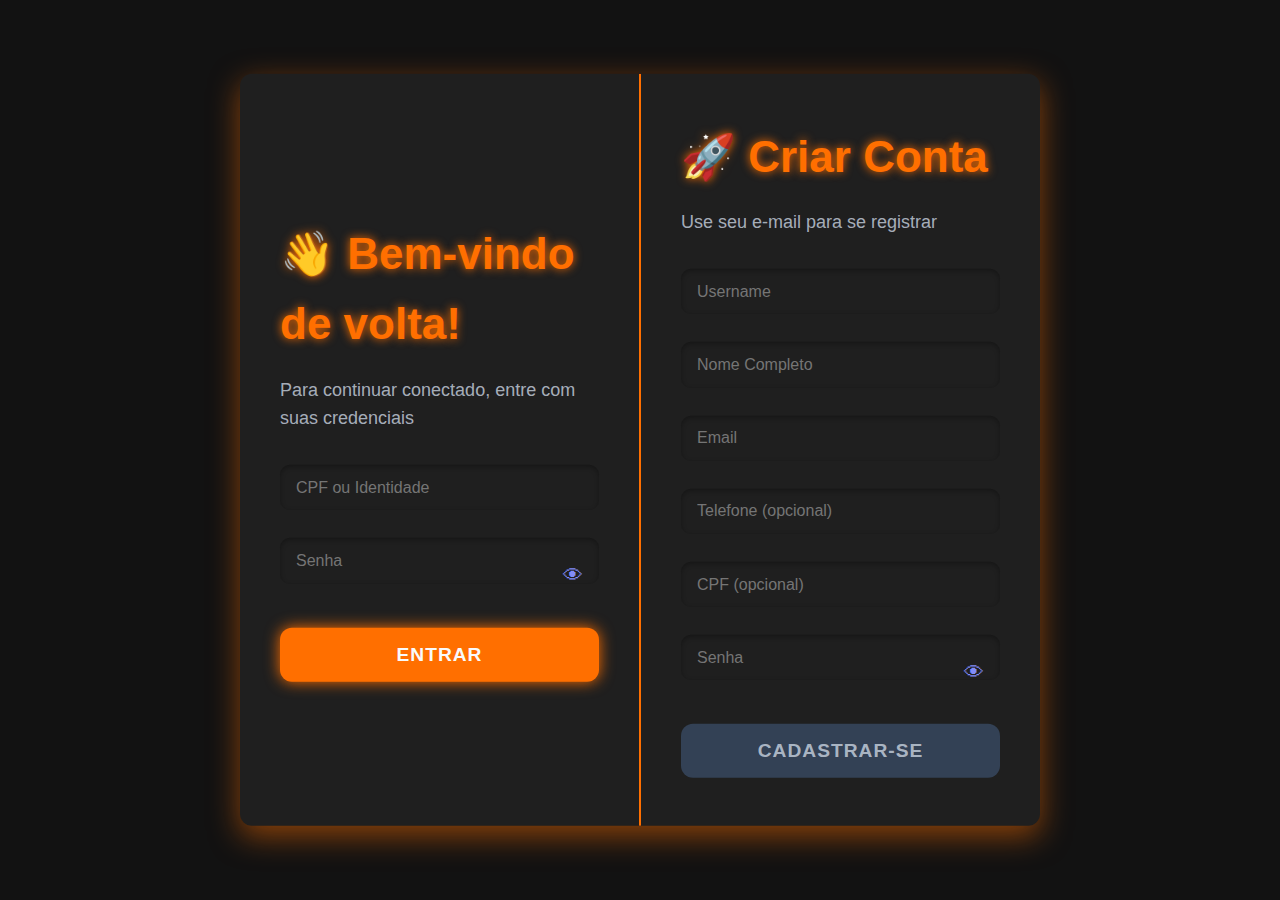
<file: index.html>
<!DOCTYPE html>
<html lang="pt-BR">
<head>
  <meta charset="UTF-8" />
  <meta name="viewport" content="width=device-width, initial-scale=1" />
  <link rel="icon" type="image/png" href="./images/logo_trial.png" />
  <title>Login | Performance Motorizada</title>
  <link rel="stylesheet" href="./style.css" />
</head>
<body>
  <main class="login-wrapper" role="main">
    <section class="login-left" aria-labelledby="login-title">
      <h1 id="login-title">👋 Bem-vindo de volta!</h1>
      <p>Para continuar conectado, entre com suas credenciais</p>
      <form onsubmit="login(event)" class="form-login" aria-label="Formulário de login">
        <label for="usuario" class="sr-only">Username (Usuario)</label>
        <input type="text" id="usuario" placeholder="CPF ou Identidade" required autocomplete="username" />
        <div class="senha-box">
          <label for="senha" class="sr-only">Senha</label>
          <input type="password" id="senha" placeholder="Senha" required autocomplete="current-password" />
          <span class="toggle-senha" onclick="toggleSenha('senha')" aria-label="Mostrar senha" role="button" tabindex="0">👁</span>
        </div>
        <button type="submit" class="login-btn">Entrar</button>
      </form>
    </section>
    <section class="login-right" aria-labelledby="register-title">
      <h1 id="register-title">🚀 Criar Conta</h1>
      <p>Use seu e-mail para se registrar</p>
      <form onsubmit="cadastrarAPI(event)" class="form-cadastro" aria-label="Formulário de cadastro">
        <label for="novoUsername" class="sr-only">Username</label>
        <input type="text" id="novoUsername" placeholder="Username" required autocomplete="username" />
        <label for="novoNomeCompleto" class="sr-only">Nome Completo</label>
        <input type="text" id="novoNomeCompleto" placeholder="Nome Completo" required autocomplete="name" />
        <label for="novoEmail" class="sr-only">Email</label>
        <input type="email" id="novoEmail" placeholder="Email" required autocomplete="email" />
        <label for="novoTelefone" class="sr-only">Telefone (opcional)</label>
        <input type="tel" id="novoTelefone" placeholder="Telefone (opcional)" autocomplete="tel" />
        <label for="novoCPF" class="sr-only">CPF (opcional)</label>
        <input type="text" id="novoCPF" placeholder="CPF (opcional)" oninput="formatarCPF(this)" autocomplete="off" />
        <div class="senha-box">
          <label for="novaSenha" class="sr-only">Senha</label>
          <input type="password" id="novaSenha" placeholder="Senha" required autocomplete="new-password" />
          <span class="toggle-senha" onclick="toggleSenha('novaSenha')" aria-label="Mostrar senha" role="button" tabindex="0">👁</span>
        </div>
        <button type="submit" class="register-btn">Cadastrar-se</button>
      </form>
    </section>
  </main>
  <script src="./script.js"></script>
  <script src="./init.js"></script>
</body>
</html>
</file>
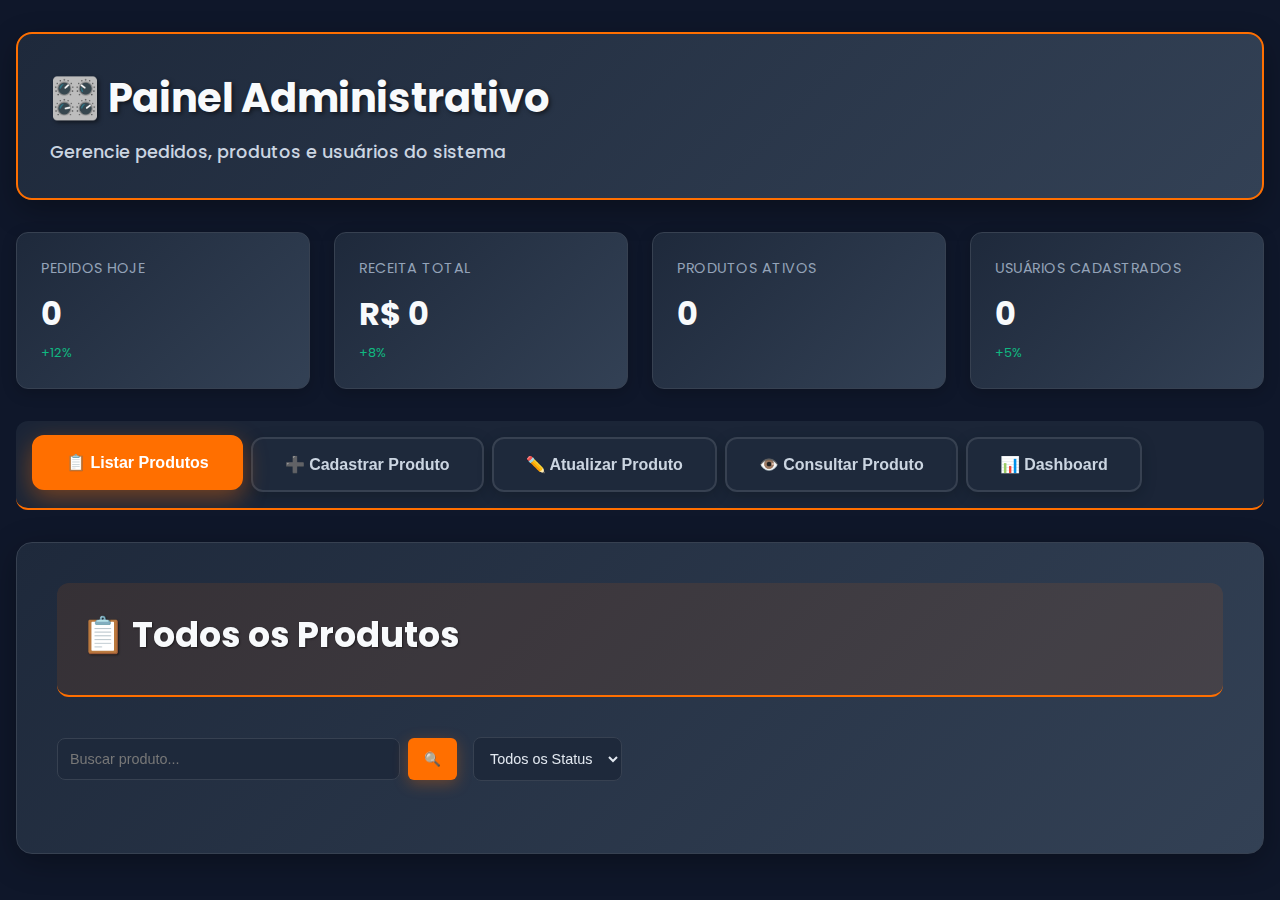
<file: admin.html>
<!DOCTYPE html>
<html lang="pt-BR">
<head>
  <meta charset="UTF-8" />
  <meta name="viewport" content="width=device-width, initial-scale=1" />
  <link rel="icon" type="image/png" href="images/logo_trial.png" />
  <title>Painel Administrativo | Performance Motorizada</title>
  <link rel="stylesheet" href="style.css" />
  <link rel="preconnect" href="https://fonts.googleapis.com" />
  <link rel="preconnect" href="https://fonts.gstatic.com" crossorigin />
  <link href="https://fonts.googleapis.com/css2?family=Poppins:wght@400;600;700&family=Montserrat:wght@400;600&display=swap" rel="stylesheet" />
  <style>
    body {
      background-color: #0f172a;
      color: #e2e8f0;
      font-family: 'Poppins', sans-serif;
      margin: 0;
      min-height: 100vh;
    }

    .admin-container {
      max-width: 1400px;
      margin: 0 auto;
      padding: 2rem 1rem;
    }

    .admin-header {
      background: linear-gradient(135deg, #1e293b 0%, #334155 100%);
      padding: 2rem;
      border-radius: 16px;
      margin-bottom: 2rem;
      box-shadow: 0 10px 30px rgba(0, 0, 0, 0.3);
    }

    .admin-title {
      font-size: 2.5rem;
      font-weight: 700;
      color: #f8fafc;
      margin: 0 0 0.5rem 0;
    }

    .admin-subtitle {
      font-size: 1.1rem;
      color: #cbd5e1;
      margin: 0;
    }

    .stats-grid {
      display: grid;
      grid-template-columns: repeat(auto-fit, minmax(250px, 1fr));
      gap: 1.5rem;
      margin-bottom: 2rem;
    }

    .stat-card {
      background: linear-gradient(135deg, #1e293b 0%, #334155 100%);
      padding: 1.5rem;
      border-radius: 12px;
      box-shadow: 0 4px 15px rgba(0, 0, 0, 0.2);
      border: 1px solid #374151;
    }

    .stat-title {
      font-size: 0.9rem;
      color: #94a3b8;
      margin-bottom: 0.5rem;
      text-transform: uppercase;
      letter-spacing: 0.5px;
    }

    .stat-value {
      font-size: 2rem;
      font-weight: 700;
      color: #f8fafc;
      margin: 0;
    }

    .stat-change {
      font-size: 0.8rem;
      margin-top: 0.25rem;
    }

    .stat-change.positive {
      color: #10b981;
    }

    .stat-change.negative {
      color: #ef4444;
    }

    .admin-content {
      display: grid;
      grid-template-columns: 300px 1fr;
      gap: 2rem;
    }

    .admin-sidebar {
      background: #1e293b;
      border-radius: 12px;
      padding: 1.5rem;
      height: fit-content;
      box-shadow: 0 4px 15px rgba(0, 0, 0, 0.2);
    }

    .sidebar-title {
      font-size: 1.2rem;
      font-weight: 600;
      color: #f8fafc;
      margin-bottom: 1rem;
      padding-bottom: 0.5rem;
      border-bottom: 1px solid #374151;
    }

    .sidebar-menu {
      list-style: none;
      padding: 0;
      margin: 0;
    }

    .sidebar-menu li {
      margin-bottom: 0.25rem;
    }

    .sidebar-menu button {
      width: 100%;
      text-align: left;
      background: none;
      border: none;
      color: #cbd5e1;
      padding: 0.75rem 1rem;
      border-radius: 8px;
      cursor: pointer;
      transition: all 0.2s ease;
      font-size: 0.95rem;
    }

    .sidebar-menu button:hover,
    .sidebar-menu button.active {
      background: #ff6f00;
      color: white;
    }

    .admin-main {
      background: #1e293b;
      border-radius: 12px;
      padding: 2rem;
      box-shadow: 0 4px 15px rgba(0, 0, 0, 0.2);
    }

    .section-title {
      font-size: 1.5rem;
      font-weight: 600;
      color: #f8fafc;
      margin-bottom: 1.5rem;
      display: flex;
      align-items: center;
      gap: 0.5rem;
    }

    .data-table {
      width: 100%;
      border-collapse: collapse;
      margin-top: 1rem;
    }

    .data-table th,
    .data-table td {
      padding: 0.75rem 1rem;
      text-align: left;
      border-bottom: 1px solid #374151;
    }

    .data-table th {
      background: #334155;
      color: #f8fafc;
      font-weight: 600;
      font-size: 0.9rem;
      text-transform: uppercase;
      letter-spacing: 0.5px;
    }

    .data-table tr:hover {
      background: #334155;
    }

    .status-badge {
      padding: 0.25rem 0.75rem;
      border-radius: 20px;
      font-size: 0.8rem;
      font-weight: 600;
      text-transform: uppercase;
    }

    .status-pendente { background: #fef3c7; color: #92400e; }
    .status-pago { background: #d1fae5; color: #065f46; }
    .status-enviado { background: #dbeafe; color: #1e40af; }
    .status-entregue { background: #d1fae5; color: #065f46; }
    .status-cancelado { background: #fee2e2; color: #991b1b; }

    .action-btn {
      background: #ff6f00;
      color: white;
      border: none;
      padding: 0.5rem 1rem;
      border-radius: 6px;
      cursor: pointer;
      font-size: 0.85rem;
      font-weight: 600;
      transition: background 0.2s ease;
    }

    .action-btn:hover {
      background: #e55a00;
    }

    .action-btn.danger {
      background: #ef4444;
    }

    .action-btn.danger:hover {
      background: #dc2626;
    }

    .loading {
      text-align: center;
      padding: 2rem;
      color: #94a3b8;
    }

    .error {
      background: #fee2e2;
      color: #991b1b;
      padding: 1rem;
      border-radius: 8px;
      margin-bottom: 1rem;
    }

    @media (max-width: 1024px) {
      .admin-content {
        grid-template-columns: 1fr;
      }

      .admin-sidebar {
        order: 2;
      }

      .admin-main {
        order: 1;
      }
    }

    @media (max-width: 768px) {
      .stats-grid {
        grid-template-columns: repeat(auto-fit, minmax(200px, 1fr));
      }

      .admin-container {
        padding: 1rem;
      }

      .admin-header {
        padding: 1.5rem;
      }

      .admin-title {
        font-size: 2rem;
      }
    }
  </style>
</head>
<body>
  <div class="admin-container">
    <header class="admin-header">
      <h1 class="admin-title">🎛️ Painel Administrativo</h1>
      <p class="admin-subtitle">Gerencie pedidos, produtos e usuários do sistema</p>
    </header>

    <div class="stats-grid">
      <div class="stat-card">
        <div class="stat-title">Pedidos Hoje</div>
        <div class="stat-value" id="pedidos-hoje">0</div>
        <div class="stat-change positive">+12%</div>
      </div>
      <div class="stat-card">
        <div class="stat-title">Receita Total</div>
        <div class="stat-value" id="receita-total">R$ 0</div>
        <div class="stat-change positive">+8%</div>
      </div>
      <div class="stat-card">
        <div class="stat-title">Produtos Ativos</div>
        <div class="stat-value" id="produtos-ativos">0</div>
      </div>
      <div class="stat-card">
        <div class="stat-title">Usuários Cadastrados</div>
        <div class="stat-value" id="usuarios-total">0</div>
        <div class="stat-change positive">+5%</div>
      </div>
    </div>

    <!-- Navigation Tabs -->
    <div class="admin-tabs">
      <button onclick="mostrarPainel('listar')" class="tab-btn active" id="tab-listar">
        📋 Listar Produtos
      </button>
      <button onclick="mostrarPainel('cadastrar')" class="tab-btn" id="tab-cadastrar">
        ➕ Cadastrar Produto
      </button>
      <button onclick="mostrarPainel('atualizar')" class="tab-btn" id="tab-atualizar">
        ✏️ Atualizar Produto
      </button>
      <button onclick="mostrarPainel('consultar')" class="tab-btn" id="tab-consultar">
        👁️ Consultar Produto
      </button>
      <button onclick="mostrarPainel('dashboard')" class="tab-btn" id="tab-dashboard">
        📊 Dashboard
      </button>
    </div>

    <!-- Listar Produtos Panel -->
    <div id="painel-listar" class="admin-panel active">
      <div class="panel-header">
        <h2 class="panel-title">📋 Todos os Produtos</h2>
      </div>

      <div class="filters-bar">
        <div class="search-box">
          <input type="text" id="search-produto" placeholder="Buscar produto..." class="search-input">
          <button onclick="filtrarProdutos()" class="action-btn">🔍</button>
        </div>
        <select id="filter-status" onchange="filtrarProdutos()" class="filter-select">
          <option value="todos">Todos os Status</option>
          <option value="ativo">Ativos</option>
          <option value="inativo">Inativos</option>
        </select>
      </div>

      <div id="produtos-loading" class="loading">Carregando produtos...</div>
      <div id="produtos-error" class="error" style="display: none;"></div>

      <div class="products-grid-admin" id="produtos-grid">
        <!-- Products will be loaded here -->
      </div>
    </div>

    <!-- Cadastrar Produto Panel -->
    <div id="painel-cadastrar" class="admin-panel">
      <div class="panel-header">
        <h2 class="panel-title">➕ Cadastrar Novo Produto</h2>
      </div>

      <form id="form-produto" class="product-form" onsubmit="event.preventDefault()">
        <input type="hidden" id="produto-id">

        <div class="form-row">
          <div class="form-group">
            <label for="nome">Nome do Produto *</label>
            <input type="text" id="nome" required>
          </div>
          <div class="form-group">
            <label for="modelo">Modelo *</label>
            <input type="text" id="modelo" required>
          </div>
        </div>

        <div class="form-row">
          <div class="form-group">
            <label for="preco">Preço (R$) *</label>
            <input type="number" id="preco" step="0.01" min="0" required>
          </div>
          <div class="form-group">
            <label for="quantidade_estoque">Quantidade em Estoque *</label>
            <input type="number" id="quantidade_estoque" min="0" required>
          </div>
        </div>

        <div class="form-group">
          <label for="imagem_url">URL da Imagem</label>
          <input type="url" id="imagem_url" placeholder="https://exemplo.com/imagem.jpg">
        </div>

        <div class="form-group">
          <label for="descricao">Descrição</label>
          <textarea id="descricao" rows="4" placeholder="Descreva o produto..."></textarea>
        </div>

        <div class="form-group">
          <label class="checkbox-label">
            <input type="checkbox" id="ativo" checked>
            Produto ativo (visível na loja)
          </label>
        </div>

        <div class="form-actions">
          <button type="button" class="action-btn secondary" onclick="limparFormulario()">Limpar</button>
          <button type="submit" class="action-btn">Salvar Produto</button>
        </div>
      </form>
    </div>

    <!-- Atualizar Produto Panel -->
    <div id="painel-atualizar" class="admin-panel">
      <div class="panel-header">
        <h2 class="panel-title">✏️ Atualizar Produto</h2>
        <p class="panel-subtitle">Selecione um produto da lista para editar</p>
      </div>

      <div id="atualizar-loading" class="loading">Selecione um produto para editar...</div>
      <div id="atualizar-content" style="display: none;">
        <form id="form-atualizar" class="product-form" onsubmit="event.preventDefault()">
          <input type="hidden" id="atualizar-produto-id">

          <div class="form-row">
            <div class="form-group">
              <label for="atualizar-nome">Nome do Produto *</label>
              <input type="text" id="atualizar-nome" required>
            </div>
            <div class="form-group">
              <label for="atualizar-modelo">Modelo *</label>
              <input type="text" id="atualizar-modelo" required>
            </div>
          </div>

          <div class="form-row">
            <div class="form-group">
              <label for="atualizar-preco">Preço (R$) *</label>
              <input type="number" id="atualizar-preco" step="0.01" min="0" required>
            </div>
            <div class="form-group">
              <label for="atualizar-quantidade_estoque">Quantidade em Estoque *</label>
              <input type="number" id="atualizar-quantidade_estoque" min="0" required>
            </div>
          </div>

          <div class="form-group">
            <label for="atualizar-imagem_url">URL da Imagem</label>
            <input type="url" id="atualizar-imagem_url" placeholder="https://exemplo.com/imagem.jpg">
          </div>

          <div class="form-group">
            <label for="atualizar-descricao">Descrição</label>
            <textarea id="atualizar-descricao" rows="4" placeholder="Descreva o produto..."></textarea>
          </div>

          <div class="form-group">
            <label class="checkbox-label">
              <input type="checkbox" id="atualizar-ativo">
              Produto ativo (visível na loja)
            </label>
          </div>

          <div class="form-actions">
            <button type="button" class="action-btn secondary" onclick="mostrarPainel('listar')">Cancelar</button>
            <button type="submit" class="action-btn">Atualizar Produto</button>
          </div>
        </form>
      </div>
    </div>

    <!-- Consultar Produto Panel -->
    <div id="painel-consultar" class="admin-panel">
      <div class="panel-header">
        <h2 class="panel-title">👁️ Consultar Produto</h2>
        <p class="panel-subtitle">Visualize detalhes completos de um produto</p>
      </div>

      <div id="consultar-loading" class="loading">Selecione um produto para consultar...</div>
      <div id="consultar-content" style="display: none;">
        <div id="produto-detalhes" class="product-details-view">
          <!-- Product details will be shown here -->
        </div>
        <div class="form-actions">
          <button type="button" class="action-btn secondary" onclick="mostrarPainel('listar')">Voltar à Lista</button>
        </div>
      </div>
    </div>

    <!-- Dashboard Panel -->
    <div id="painel-dashboard" class="admin-panel">
      <div class="panel-header">
        <h2 class="panel-title">📊 Dashboard Administrativo</h2>
      </div>

      <div class="stats-grid">
        <div class="stat-card">
          <div class="stat-title">Total de Produtos</div>
          <div class="stat-value" id="total-produtos">0</div>
        </div>
        <div class="stat-card">
          <div class="stat-title">Produtos Ativos</div>
          <div class="stat-value" id="produtos-ativos">0</div>
        </div>
        <div class="stat-card">
          <div class="stat-title">Valor Total em Estoque</div>
          <div class="stat-value" id="valor-estoque">R$ 0</div>
        </div>
        <div class="stat-card">
          <div class="stat-title">Produtos sem Estoque</div>
          <div class="stat-value" id="produtos-sem-estoque">0</div>
        </div>
      </div>

      <div class="recent-activity">
        <h3>Atividades Recentes</h3>
        <div id="recent-activity-list" class="activity-list">
          <p>Carregando atividades...</p>
        </div>
      </div>
    </div>
  </div>

  <script>
    // Configure API base URL
    window.API_BASE_URL = 'https://ecommerce-production-ce37.up.railway.app/api';

    // Price formatting function
    function formatoPreco(valor) {
      const num = parseFloat(valor);
      if (isNaN(num)) return 'R$ 0,00';
      const formatted = num.toLocaleString('pt-BR', { style: 'currency', currency: 'BRL' });
      console.log('Formatting price:', valor, '->', formatted);
      return formatted;
    }

    let currentPanel = 'listar';
    let produtosCache = [];
    let produtoSelecionado = null;

    function mostrarPainel(painel) {
      // Hide all panels
      document.querySelectorAll('.admin-panel').forEach(el => el.classList.remove('active'));

      // Remove active class from all tabs
      document.querySelectorAll('.tab-btn').forEach(btn => btn.classList.remove('active'));

      // Show selected panel
      document.getElementById(`painel-${painel}`).classList.add('active');
      document.getElementById(`tab-${painel}`).classList.add('active');

      currentPanel = painel;

      // Load data for the panel
      switch(painel) {
        case 'listar':
          carregarProdutosAdmin();
          break;
        case 'cadastrar':
          limparFormulario();
          break;
        case 'atualizar':
          prepararPainelAtualizar();
          break;
        case 'consultar':
          prepararPainelConsultar();
          break;
        case 'dashboard':
          carregarDashboard();
          break;
      }
    }

    // Load products for admin panel
    async function carregarProdutosAdmin() {
      const loading = document.getElementById('produtos-loading');
      const error = document.getElementById('produtos-error');
      const grid = document.getElementById('produtos-grid');

      loading.style.display = 'block';
      error.style.display = 'none';
      grid.innerHTML = '';

      try {
        const response = await fetch(window.API_BASE_URL + '/produtos/admin', {
          headers: {
            'Authorization': `Bearer ${localStorage.getItem('token')}`
          }
        });

        if (response.ok) {
          const produtos = await response.json();
          produtosCache = produtos;

          loading.style.display = 'none';

          if (produtos.length === 0) {
            grid.innerHTML = '<div class="no-products-admin"><h3>Nenhum produto cadastrado</h3><p>Comece adicionando seu primeiro produto!</p></div>';
            return;
          }

          produtos.forEach(produto => {
            const card = criarCardProduto(produto);
            grid.appendChild(card);
          });

          aplicarFiltros();
        } else {
          throw new Error('Erro ao carregar produtos');
        }
      } catch (error) {
        console.error('Erro ao carregar produtos:', error);
        loading.style.display = 'none';
        error.style.display = 'block';
        error.textContent = 'Erro ao carregar produtos. Verifique sua conexão.';
      }
    }

    function criarCardProduto(produto) {
      const card = document.createElement('div');
      card.className = 'product-card-admin';
      card.dataset.id = produto.codProduto;

      const statusClass = produto.ativo ? 'status-active' : 'status-inactive';
      const statusText = produto.ativo ? 'Ativo' : 'Inativo';
      const precoFormatado = formatoPreco(produto.preco);
      const estoque = produto.estoqueProduto?.quantidade_atual || 0;

      card.innerHTML = `
        <div class="product-image-admin">
          <img src="${produto.imagem_url || '/frontend/images/placeholder-moto.svg'}"
               alt="${produto.nome}"
               onerror="this.src='/frontend/images/placeholder-moto.svg'">
          <div class="product-status ${statusClass}">${statusText}</div>
        </div>
        <div class="product-info-admin">
          <h3 class="product-name">${produto.nome}</h3>
          <p class="product-model">${produto.modelo}</p>
          <div class="product-details">
            <span class="product-price">${precoFormatado}</span>
            <span class="product-stock">Estoque: ${estoque}</span>
          </div>
          <p class="product-description">${produto.descricao || 'Sem descrição'}</p>
        </div>
        <div class="product-actions">
          <button class="action-btn" onclick="selecionarProdutoParaConsultar(${produto.codProduto})">
            👁️ Consultar
          </button>
          <button class="action-btn edit-btn" onclick="selecionarProdutoParaAtualizar(${produto.codProduto})">
            ✏️ Atualizar
          </button>
          <button class="action-btn ${produto.ativo ? 'danger' : 'success'}"
                  onclick="${produto.ativo ? 'desativarProduto' : 'ativarProduto'}(${produto.codProduto})">
            ${produto.ativo ? '🚫 Desativar' : '✅ Ativar'}
          </button>
          <button class="action-btn danger" onclick="excluirProduto(${produto.codProduto})">
            🗑️ Excluir
          </button>
        </div>
      `;

      return card;
    }

    function filtrarProdutos() {
      const searchTerm = document.getElementById('search-produto').value.toLowerCase();
      const statusFilter = document.getElementById('filter-status').value;
      const cards = document.querySelectorAll('.product-card-admin');

      cards.forEach(card => {
        const produto = produtosCache.find(p => p.codProduto == card.dataset.id);
        if (!produto) return;

        const matchesSearch = produto.nome.toLowerCase().includes(searchTerm) ||
                             produto.modelo.toLowerCase().includes(searchTerm);
        const matchesStatus = statusFilter === 'todos' ||
                             (statusFilter === 'ativo' && produto.ativo) ||
                             (statusFilter === 'inativo' && !produto.ativo);

        card.style.display = (matchesSearch && matchesStatus) ? 'block' : 'none';
      });
    }

    function limparFormulario() {
      document.getElementById('form-produto').reset();
      document.getElementById('produto-id').value = '';
      document.getElementById('form-title').textContent = '➕ Cadastrar Novo Produto';
      document.getElementById('ativo').checked = true;
    }

    function consultarProduto(id) {
      const produto = produtosCache.find(p => p.codProduto == id);
      if (!produto) return;

      // Criar modal de consulta
      const modal = document.createElement('div');
      modal.className = 'modal';
      modal.style.display = 'block';

      const precoFormatado = `R$ ${parseFloat(produto.preco).toFixed(2)}`;
      const estoque = produto.estoqueProduto?.quantidade_atual || 0;
      const statusText = produto.ativo ? 'Ativo' : 'Inativo';

      modal.innerHTML = `
        <div class="modal-content" style="max-width: 600px;">
          <span class="close" onclick="this.closest('.modal').remove()">&times;</span>
          <h2 style="margin-bottom: 20px; color: #f8fafc;">📋 Detalhes do Produto</h2>

          <div style="display: grid; gap: 15px;">
            <div style="text-align: center; margin-bottom: 20px;">
              <img src="${produto.imagem_url || '/frontend/images/placeholder-moto.svg'}"
                   alt="${produto.nome}"
                   style="max-width: 200px; height: auto; border-radius: 8px;"
                   onerror="this.src='/frontend/images/placeholder-moto.svg'">
            </div>

            <div style="display: grid; grid-template-columns: 1fr 1fr; gap: 15px;">
              <div>
                <strong style="color: #94a3b8;">Nome:</strong><br>
                <span style="color: #f8fafc;">${produto.nome}</span>
              </div>
              <div>
                <strong style="color: #94a3b8;">Modelo:</strong><br>
                <span style="color: #f8fafc;">${produto.modelo}</span>
              </div>
              <div>
                <strong style="color: #94a3b8;">Preço:</strong><br>
                <span style="color: #ff6f00; font-weight: bold;">${precoFormatado}</span>
              </div>
              <div>
                <strong style="color: #94a3b8;">Estoque:</strong><br>
                <span style="color: #f8fafc;">${estoque} unidades</span>
              </div>
              <div>
                <strong style="color: #94a3b8;">Status:</strong><br>
                <span style="color: ${produto.ativo ? '#10b981' : '#ef4444'}; font-weight: bold;">${statusText}</span>
              </div>
              <div>
                <strong style="color: #94a3b8;">Código:</strong><br>
                <span style="color: #f8fafc;">${produto.codProduto}</span>
              </div>
            </div>

            <div>
              <strong style="color: #94a3b8;">Descrição:</strong><br>
              <p style="color: #cbd5e1; margin: 5px 0; line-height: 1.5;">${produto.descricao || 'Sem descrição'}</p>
            </div>

            ${produto.imagem_url ? `
            <div>
              <strong style="color: #94a3b8;">URL da Imagem:</strong><br>
              <a href="${produto.imagem_url}" target="_blank" style="color: #ff6f00; word-break: break-all;">${produto.imagem_url}</a>
            </div>
            ` : ''}
          </div>

          <div style="text-align: center; margin-top: 30px;">
            <button class="action-btn" onclick="this.closest('.modal').remove()">Fechar</button>
          </div>
        </div>
      `;

      document.body.appendChild(modal);

      // Fechar modal ao clicar fora
      modal.addEventListener('click', function(e) {
        if (e.target === modal) {
          modal.remove();
        }
      });
    }

    function selecionarProdutoParaConsultar(id) {
      produtoSelecionado = produtosCache.find(p => p.codProduto == id);
      if (!produtoSelecionado) return;
      mostrarPainel('consultar');
    }

    function selecionarProdutoParaAtualizar(id) {
      produtoSelecionado = produtosCache.find(p => p.codProduto == id);
      if (!produtoSelecionado) return;
      mostrarPainel('atualizar');
    }

    function prepararPainelAtualizar() {
      const loading = document.getElementById('atualizar-loading');
      const content = document.getElementById('atualizar-content');

      if (!produtoSelecionado) {
        loading.textContent = 'Selecione um produto para editar...';
        content.style.display = 'none';
        loading.style.display = 'block';
        return;
      }

      loading.style.display = 'none';
      content.style.display = 'block';

      // Preencher formulário
      document.getElementById('atualizar-produto-id').value = produtoSelecionado.codProduto;
      document.getElementById('atualizar-nome').value = produtoSelecionado.nome;
      document.getElementById('atualizar-modelo').value = produtoSelecionado.modelo;
      document.getElementById('atualizar-preco').value = produtoSelecionado.preco;
      document.getElementById('atualizar-quantidade_estoque').value = produtoSelecionado.estoqueProduto?.quantidade_atual || 0;
      document.getElementById('atualizar-imagem_url').value = produtoSelecionado.imagem_url || '';
      document.getElementById('atualizar-descricao').value = produtoSelecionado.descricao || '';
      document.getElementById('atualizar-ativo').checked = produtoSelecionado.ativo;
    }

    function prepararPainelConsultar() {
      const loading = document.getElementById('consultar-loading');
      const content = document.getElementById('consultar-content');
      const detalhes = document.getElementById('produto-detalhes');

      if (!produtoSelecionado) {
        loading.textContent = 'Selecione um produto para consultar...';
        content.style.display = 'none';
        loading.style.display = 'block';
        return;
      }

      loading.style.display = 'none';
      content.style.display = 'block';

      const precoFormatado = formatoPreco(produtoSelecionado.preco);
      const estoque = produtoSelecionado.estoqueProduto?.quantidade_atual || 0;
      const statusText = produtoSelecionado.ativo ? 'Ativo' : 'Inativo';

      detalhes.innerHTML = `
        <div style="text-align: center; margin-bottom: 2rem;">
          <img src="${produtoSelecionado.imagem_url || '/frontend/images/placeholder-moto.svg'}"
               alt="${produtoSelecionado.nome}"
               style="max-width: 250px; height: auto; border-radius: 12px; box-shadow: 0 4px 15px rgba(0,0,0,0.2);">
        </div>

        <div style="display: grid; grid-template-columns: 1fr 1fr; gap: 1.5rem; margin-bottom: 2rem;">
          <div style="background: #334155; padding: 1.5rem; border-radius: 8px;">
            <h3 style="color: #ff6f00; margin: 0 0 1rem 0; font-size: 1.1rem;">Informações Básicas</h3>
            <p style="margin: 0.5rem 0; color: #e2e8f0;"><strong>Nome:</strong> ${produtoSelecionado.nome}</p>
            <p style="margin: 0.5rem 0; color: #e2e8f0;"><strong>Modelo:</strong> ${produtoSelecionado.modelo}</p>
            <p style="margin: 0.5rem 0; color: #e2e8f0;"><strong>Código:</strong> ${produtoSelecionado.codProduto}</p>
            <p style="margin: 0.5rem 0; color: #e2e8f0;"><strong>Status:</strong>
              <span style="color: ${produtoSelecionado.ativo ? '#10b981' : '#ef4444'}; font-weight: bold;">${statusText}</span>
            </p>
          </div>

          <div style="background: #334155; padding: 1.5rem; border-radius: 8px;">
            <h3 style="color: #ff6f00; margin: 0 0 1rem 0; font-size: 1.1rem;">Dados Comerciais</h3>
            <p style="margin: 0.5rem 0; color: #e2e8f0;"><strong>Preço:</strong>
              <span style="color: #ff6f00; font-weight: bold; font-size: 1.1rem;">${precoFormatado}</span>
            </p>
            <p style="margin: 0.5rem 0; color: #e2e8f0;"><strong>Estoque:</strong> ${estoque} unidades</p>
            <p style="margin: 0.5rem 0; color: #e2e8f0;"><strong>Valor em Estoque:</strong>
              ${formatoPreco(parseFloat(produtoSelecionado.preco) * estoque)}
            </p>
          </div>
        </div>

        <div style="background: #334155; padding: 1.5rem; border-radius: 8px; margin-bottom: 1rem;">
          <h3 style="color: #ff6f00; margin: 0 0 1rem 0; font-size: 1.1rem;">Descrição</h3>
          <p style="color: #cbd5e1; line-height: 1.6; margin: 0;">${produtoSelecionado.descricao || 'Sem descrição disponível.'}</p>
        </div>

        ${produtoSelecionado.imagem_url ? `
        <div style="background: #334155; padding: 1.5rem; border-radius: 8px;">
          <h3 style="color: #ff6f00; margin: 0 0 1rem 0; font-size: 1.1rem;">Imagem</h3>
          <p style="color: #cbd5e1; margin: 0 0 0.5rem 0; word-break: break-all;">
            <strong>URL:</strong> ${produtoSelecionado.imagem_url}
          </p>
          <a href="${produtoSelecionado.imagem_url}" target="_blank" style="color: #ff6f00; text-decoration: none;">
            🔗 Abrir imagem em nova aba
          </a>
        </div>
        ` : ''}
      `;
    }

    async function salvarProduto(event) {
      event.preventDefault();

      const produtoData = {
        nome: document.getElementById('nome').value.trim(),
        modelo: document.getElementById('modelo').value.trim(),
        preco: parseFloat(document.getElementById('preco').value),
        quantidade_estoque: parseInt(document.getElementById('quantidade_estoque').value),
        imagem_url: document.getElementById('imagem_url').value.trim() || null,
        descricao: document.getElementById('descricao').value.trim() || null,
        ativo: document.getElementById('ativo').checked
      };

      // Validation
      if (!produtoData.nome || !produtoData.modelo || !produtoData.preco || produtoData.quantidade_estoque < 0) {
        alert('Preencha todos os campos obrigatórios corretamente!');
        return;
      }

      try {
        // Create new product (don't send 'ativo' as backend sets it to true)
        const { ativo, ...createData } = produtoData;
        const response = await fetch(window.API_BASE_URL + '/produtos', {
          method: 'POST',
          headers: {
            'Content-Type': 'application/json',
            'Authorization': `Bearer ${localStorage.getItem('token')}`
          },
          body: JSON.stringify(createData)
        });

        if (response.ok) {
          const result = await response.json();
          alert('Produto criado com sucesso!');
          limparFormulario();
          mostrarPainel('listar');
          carregarProdutosAdmin(); // Reload products
        } else {
          const error = await response.json();
          alert('Erro: ' + (error.error || 'Erro ao criar produto'));
        }
      } catch (error) {
        console.error('Erro ao criar produto:', error);
        alert('Erro de conexão. Tente novamente.');
      }
    }

    async function atualizarProdutoExistente(event) {
      event.preventDefault();

      const produtoId = document.getElementById('atualizar-produto-id').value;
      if (!produtoId) {
        alert('Produto não selecionado!');
        return;
      }

      const produtoData = {
        nome: document.getElementById('atualizar-nome').value.trim(),
        modelo: document.getElementById('atualizar-modelo').value.trim(),
        preco: parseFloat(document.getElementById('atualizar-preco').value),
        quantidade_estoque: parseInt(document.getElementById('atualizar-quantidade_estoque').value),
        imagem_url: document.getElementById('atualizar-imagem_url').value.trim() || null,
        descricao: document.getElementById('atualizar-descricao').value.trim() || null,
        ativo: document.getElementById('atualizar-ativo').checked
      };

      // Validation
      if (!produtoData.nome || !produtoData.modelo || !produtoData.preco || produtoData.quantidade_estoque < 0) {
        alert('Preencha todos os campos obrigatórios corretamente!');
        return;
      }

      try {
        // Update existing product
        const response = await fetch(window.API_BASE_URL + `/produtos/${produtoId}`, {
          method: 'PUT',
          headers: {
            'Content-Type': 'application/json',
            'Authorization': `Bearer ${localStorage.getItem('token')}`
          },
          body: JSON.stringify({
            nome: produtoData.nome,
            modelo: produtoData.modelo,
            preco: produtoData.preco,
            imagem_url: produtoData.imagem_url,
            descricao: produtoData.descricao,
            ativo: produtoData.ativo
          })
        });

        // Update stock separately
        if (response.ok) {
          await fetch(window.API_BASE_URL + `/produtos/${produtoId}/estoque`, {
            method: 'PATCH',
            headers: {
              'Content-Type': 'application/json',
              'Authorization': `Bearer ${localStorage.getItem('token')}`
            },
            body: JSON.stringify({ quantidade: produtoData.quantidade_estoque })
          });
        }

        if (response.ok) {
          alert('Produto atualizado com sucesso!');
          produtoSelecionado = null;
          mostrarPainel('listar');
          carregarProdutosAdmin(); // Reload products
        } else {
          const error = await response.json();
          alert('Erro: ' + (error.error || 'Erro ao atualizar produto'));
        }
      } catch (error) {
        console.error('Erro ao atualizar produto:', error);
        alert('Erro de conexão. Tente novamente.');
      }
    }

    async function desativarProduto(id) {
      if (!confirm('Tem certeza que deseja desativar este produto? Ele não aparecerá mais na loja.')) return;

      try {
        const response = await fetch(window.API_BASE_URL + `/produtos/${id}`, {
          method: 'PUT',
          headers: {
            'Content-Type': 'application/json',
            'Authorization': `Bearer ${localStorage.getItem('token')}`
          },
          body: JSON.stringify({ ativo: false })
        });

        if (response.ok) {
          alert('Produto desativado com sucesso!');
          carregarProdutosAdmin();
        } else {
          alert('Erro ao desativar produto');
        }
      } catch (error) {
        console.error('Erro ao desativar produto:', error);
        alert('Erro de conexão');
      }
    }

    async function ativarProduto(id) {
      try {
        const response = await fetch(window.API_BASE_URL + `/produtos/${id}`, {
          method: 'PUT',
          headers: {
            'Content-Type': 'application/json',
            'Authorization': `Bearer ${localStorage.getItem('token')}`
          },
          body: JSON.stringify({ ativo: true })
        });

        if (response.ok) {
          alert('Produto ativado com sucesso!');
          carregarProdutosAdmin();
        } else {
          alert('Erro ao ativar produto');
        }
      } catch (error) {
        console.error('Erro ao ativar produto:', error);
        alert('Erro de conexão');
      }
    }

    async function excluirProduto(id) {
      if (!confirm('ATENÇÃO: Esta ação não pode ser desfeita! Tem certeza que deseja excluir permanentemente este produto?')) return;

      try {
        const response = await fetch(window.API_BASE_URL + `/produtos/${id}`, {
          method: 'DELETE',
          headers: {
            'Authorization': `Bearer ${localStorage.getItem('token')}`
          }
        });

        if (response.ok) {
          alert('Produto excluído com sucesso!');
          carregarProdutosAdmin();
        } else {
          alert('Erro ao excluir produto');
        }
      } catch (error) {
        console.error('Erro ao excluir produto:', error);
        alert('Erro de conexão');
      }
    }

    async function carregarDashboard() {
      try {
        const response = await fetch(window.API_BASE_URL + '/produtos');

        if (response.ok) {
          const produtos = await response.json();

          let totalProdutos = produtos.length;
          let produtosAtivos = produtos.filter(p => p.ativo).length;
          let valorTotal = produtos.reduce((sum, p) => sum + (parseFloat(p.preco) * (p.estoqueProduto?.quantidade_atual || 0)), 0);
          let produtosSemEstoque = produtos.filter(p => (p.estoqueProduto?.quantidade_atual || 0) === 0).length;

          document.getElementById('total-produtos').textContent = totalProdutos;
          document.getElementById('produtos-ativos').textContent = produtosAtivos;
          document.getElementById('valor-estoque').textContent = formatoPreco(valorTotal);
          document.getElementById('produtos-sem-estoque').textContent = produtosSemEstoque;
        }
      } catch (error) {
        console.error('Erro ao carregar dashboard:', error);
      }
    }

    // Form submission handlers
    document.getElementById('form-produto').addEventListener('submit', salvarProduto);
    document.getElementById('form-atualizar').addEventListener('submit', atualizarProdutoExistente);

    // Initialize
    document.addEventListener('DOMContentLoaded', () => {
      mostrarPainel('listar');
    });
  </script>
</body>
</html>
</file>
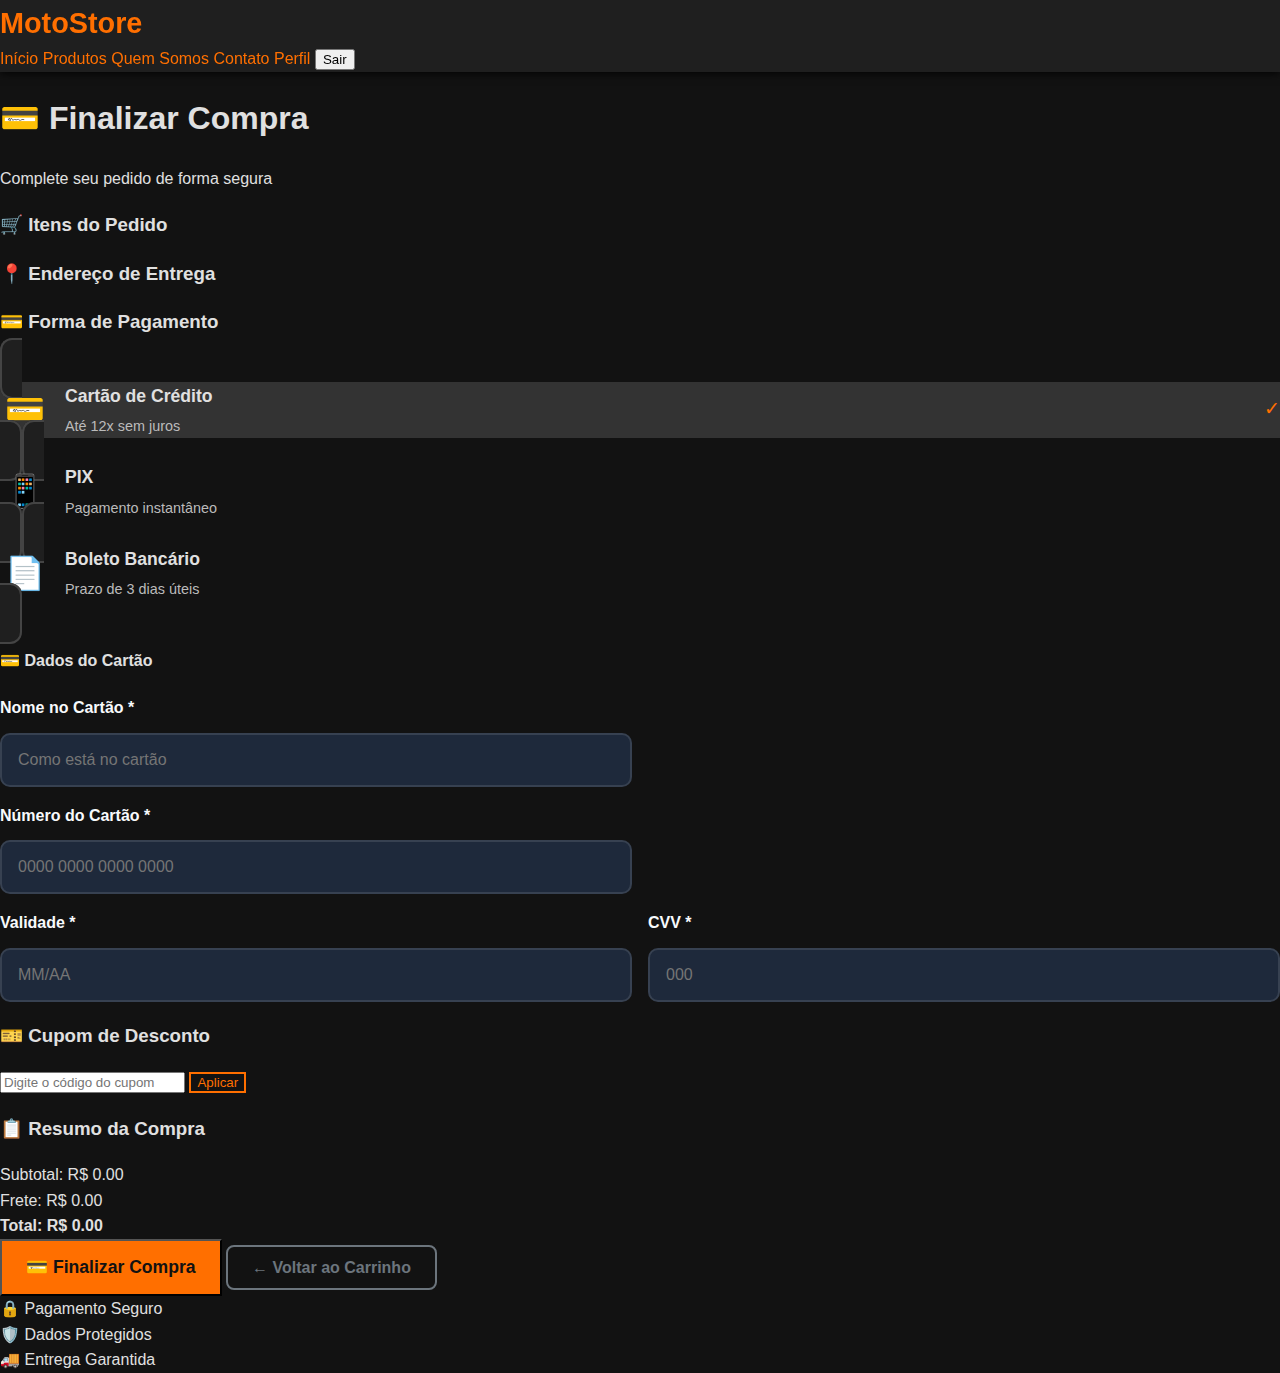
<file: checkout.html>
<!DOCTYPE html>
<html lang="pt-BR">
<head>
  <meta charset="UTF-8">
  <meta name="viewport" content="width=device-width, initial-scale=1.0">
  <title>Checkout | MotoStore</title>
  <link rel="stylesheet" href="style.css">
</head>
<body>
  <header class="header">
    <div class="logo">MotoStore</div>
    <nav>
      <a href="../index.html">Início</a>
      <a href="produtos.html">Produtos</a>
      <a href="quemsomos.html">Quem Somos</a>
      <a href="contato.html">Contato</a>
      <a href="perfil.html">Perfil</a>
      <button class="btn-logout" onclick="logout()">Sair</button>
    </nav>
  </header>

  <main class="checkout-container">
    <div class="checkout-left">
      <!-- Header -->
      <div class="checkout-header">
        <h1>💳 Finalizar Compra</h1>
        <p>Complete seu pedido de forma segura</p>
      </div>

      <!-- Itens do Carrinho -->
      <div class="checkout-section">
        <h3>🛒 Itens do Pedido</h3>
        <div id="itens-carrinho" class="cart-items">
          <!-- Itens serão carregados aqui -->
        </div>
      </div>

      <!-- Endereço de Entrega -->
      <div class="checkout-section">
        <h3>📍 Endereço de Entrega</h3>
        <div id="endereco-selecionado" class="address-display">
          <!-- Endereço será carregado aqui -->
        </div>
      </div>

      <!-- Método de Pagamento -->
      <div class="checkout-section">
        <h3>💳 Forma de Pagamento</h3>
        <div class="payment-methods">
          <label class="payment-card">
            <input type="radio" name="metodo-pagamento" value="CARTAO_CREDITO" checked>
            <div class="payment-card-content">
              <div class="payment-icon-large">💳</div>
              <div class="payment-info">
                <h4>Cartão de Crédito</h4>
                <p>Até 12x sem juros</p>
              </div>
              <div class="payment-check">✓</div>
            </div>
          </label>

          <label class="payment-card">
            <input type="radio" name="metodo-pagamento" value="PIX">
            <div class="payment-card-content">
              <div class="payment-icon-large">📱</div>
              <div class="payment-info">
                <h4>PIX</h4>
                <p>Pagamento instantâneo</p>
              </div>
              <div class="payment-check">✓</div>
            </div>
          </label>

          <label class="payment-card">
            <input type="radio" name="metodo-pagamento" value="BOLETO">
            <div class="payment-card-content">
              <div class="payment-icon-large">📄</div>
              <div class="payment-info">
                <h4>Boleto Bancário</h4>
                <p>Prazo de 3 dias úteis</p>
              </div>
              <div class="payment-check">✓</div>
            </div>
          </label>
        </div>

        <!-- Formulário do Cartão -->
        <div id="cartao-form" class="card-form">
          <h4>💳 Dados do Cartão</h4>
          <div class="form-row">
            <div class="form-group">
              <label for="nome-cartao">Nome no Cartão *</label>
              <input type="text" id="nome-cartao" placeholder="Como está no cartão" required>
            </div>
          </div>
          <div class="form-row">
            <div class="form-group">
              <label for="numero-cartao">Número do Cartão *</label>
              <input type="text" id="numero-cartao" placeholder="0000 0000 0000 0000" required>
            </div>
          </div>
          <div class="form-row">
            <div class="form-group">
              <label for="validade-cartao">Validade *</label>
              <input type="text" id="validade-cartao" placeholder="MM/AA" required>
            </div>
            <div class="form-group">
              <label for="cvv-cartao">CVV *</label>
              <input type="text" id="cvv-cartao" placeholder="000" required>
            </div>
          </div>
          <div id="cartao-erros" class="form-errors"></div>
        </div>

        <!-- PIX Info -->
        <div id="pix-info" class="payment-info" style="display: none;">
          <h4>📱 Pagamento via PIX</h4>
          <div class="pix-waiting">
            <p>O código PIX será gerado após a confirmação do pedido.</p>
            <div class="pix-notice">
              <strong>⚡ Vantagens:</strong>
              <ul>
                <li>Pagamento instantâneo</li>
                <li>Disponível 24/7</li>
                <li>Taxas reduzidas</li>
              </ul>
            </div>
          </div>
        </div>

        <!-- Boleto Info -->
        <div id="boleto-info" class="payment-info" style="display: none;">
          <h4>📄 Pagamento via Boleto</h4>
          <div class="boleto-waiting">
            <p>O boleto será gerado após a confirmação do pedido.</p>
            <div class="boleto-notice">
              <strong>📅 Prazo:</strong> O boleto tem vencimento de 3 dias úteis.<br>
              <strong>⚠️ Importante:</strong> O pedido será processado apenas após a confirmação do pagamento.
            </div>
          </div>
        </div>
      </div>

      <!-- Cupom de Desconto -->
      <div class="checkout-section">
        <h3>🎫 Cupom de Desconto</h3>
        <div class="coupon-section">
          <div class="coupon-input-group">
            <input type="text" id="cupom-codigo" placeholder="Digite o código do cupom">
            <button type="button" class="btn-secondary" onclick="aplicarCupom()">Aplicar</button>
          </div>
          <div id="cupom-status" class="coupon-status"></div>
          <div id="cupom-info" class="coupon-info" style="display: none;"></div>
        </div>
      </div>
    </div>

    <div class="checkout-right">
      <!-- Resumo do Pedido -->
      <div class="checkout-summary">
        <h3>📋 Resumo da Compra</h3>

        <div class="summary-items">
          <div class="summary-line">
            <span>Subtotal:</span>
            <span>R$ <span id="subtotal">0.00</span></span>
          </div>
          <div class="summary-line">
            <span>Frete:</span>
            <span>R$ <span id="frete">0.00</span></span>
          </div>
          <div class="summary-line discount-line" id="desconto-line" style="display: none;">
            <span>Desconto:</span>
            <span>-R$ <span id="desconto">0.00</span></span>
          </div>
          <div class="summary-line total-line">
            <span><strong>Total:</strong></span>
            <span><strong>R$ <span id="total-final">0.00</span></strong></span>
          </div>
        </div>

        <button type="button" id="btn-finalizar" class="btn-primary btn-large" onclick="finalizarPedido()">
          <span id="btn-text">💳 Finalizar Compra</span>
          <span id="btn-loading" style="display: none;">⏳ Processando...</span>
        </button>

        <a href="carrinho.html" class="btn-outline">← Voltar ao Carrinho</a>
      </div>

      <!-- Segurança -->
      <div class="checkout-security">
        <div class="security-item">
          <span class="security-icon">🔒</span>
          <span>Pagamento Seguro</span>
        </div>
        <div class="security-item">
          <span class="security-icon">🛡️</span>
          <span>Dados Protegidos</span>
        </div>
        <div class="security-item">
          <span class="security-icon">🚚</span>
          <span>Entrega Garantida</span>
        </div>
      </div>
    </div>
  </main>

  <!-- Modal de Endereços -->
  <div id="modal-enderecos" class="modal">
    <div class="modal-content">
      <span class="close" onclick="fecharModalEnderecos()">&times;</span>
      <h3>Selecionar Endereço</h3>
      <div id="lista-enderecos" class="lista-enderecos"></div>
      <button type="button" class="btn-secondary" onclick="abrirModalNovoEndereco()">+ Novo Endereço</button>
    </div>
  </div>

  <!-- Modal Novo Endereço -->
  <div id="modal-novo-endereco" class="modal">
    <div class="modal-content">
      <span class="close" onclick="fecharModalNovoEndereco()">&times;</span>
      <h3>Adicionar Endereço</h3>
      <form id="form-novo-endereco" class="endereco-form">
        <div class="form-row">
          <div class="form-group">
            <label for="cep">CEP *</label>
            <input type="text" id="cep" required onblur="buscarCEP()">
          </div>
          <div class="form-group">
            <label for="apelido">Apelido</label>
            <input type="text" id="apelido" placeholder="Casa, Trabalho...">
          </div>
        </div>
        <div class="form-row">
          <div class="form-group">
            <label for="logradouro">Rua *</label>
            <input type="text" id="logradouro" required>
          </div>
          <div class="form-group">
            <label for="numero">Número *</label>
            <input type="text" id="numero" required>
          </div>
        </div>
        <div class="form-row">
          <div class="form-group">
            <label for="complemento">Complemento</label>
            <input type="text" id="complemento">
          </div>
          <div class="form-group">
            <label for="bairro">Bairro *</label>
            <input type="text" id="bairro" required>
          </div>
        </div>
        <div class="form-row">
          <div class="form-group">
            <label for="localidade">Cidade *</label>
            <input type="text" id="localidade" required>
          </div>
          <div class="form-group">
            <label for="uf">Estado *</label>
            <input type="text" id="uf" required maxlength="2">
          </div>
        </div>
        <div class="checkbox-group">
          <input type="checkbox" id="is_principal">
          <label for="is_principal">Endereço principal</label>
        </div>
        <button type="submit" class="btn-primary">Salvar</button>
      </form>
    </div>
  </div>

  <script src="script.js"></script>
  <script src="init.js"></script>
</body>
</html>
</file>
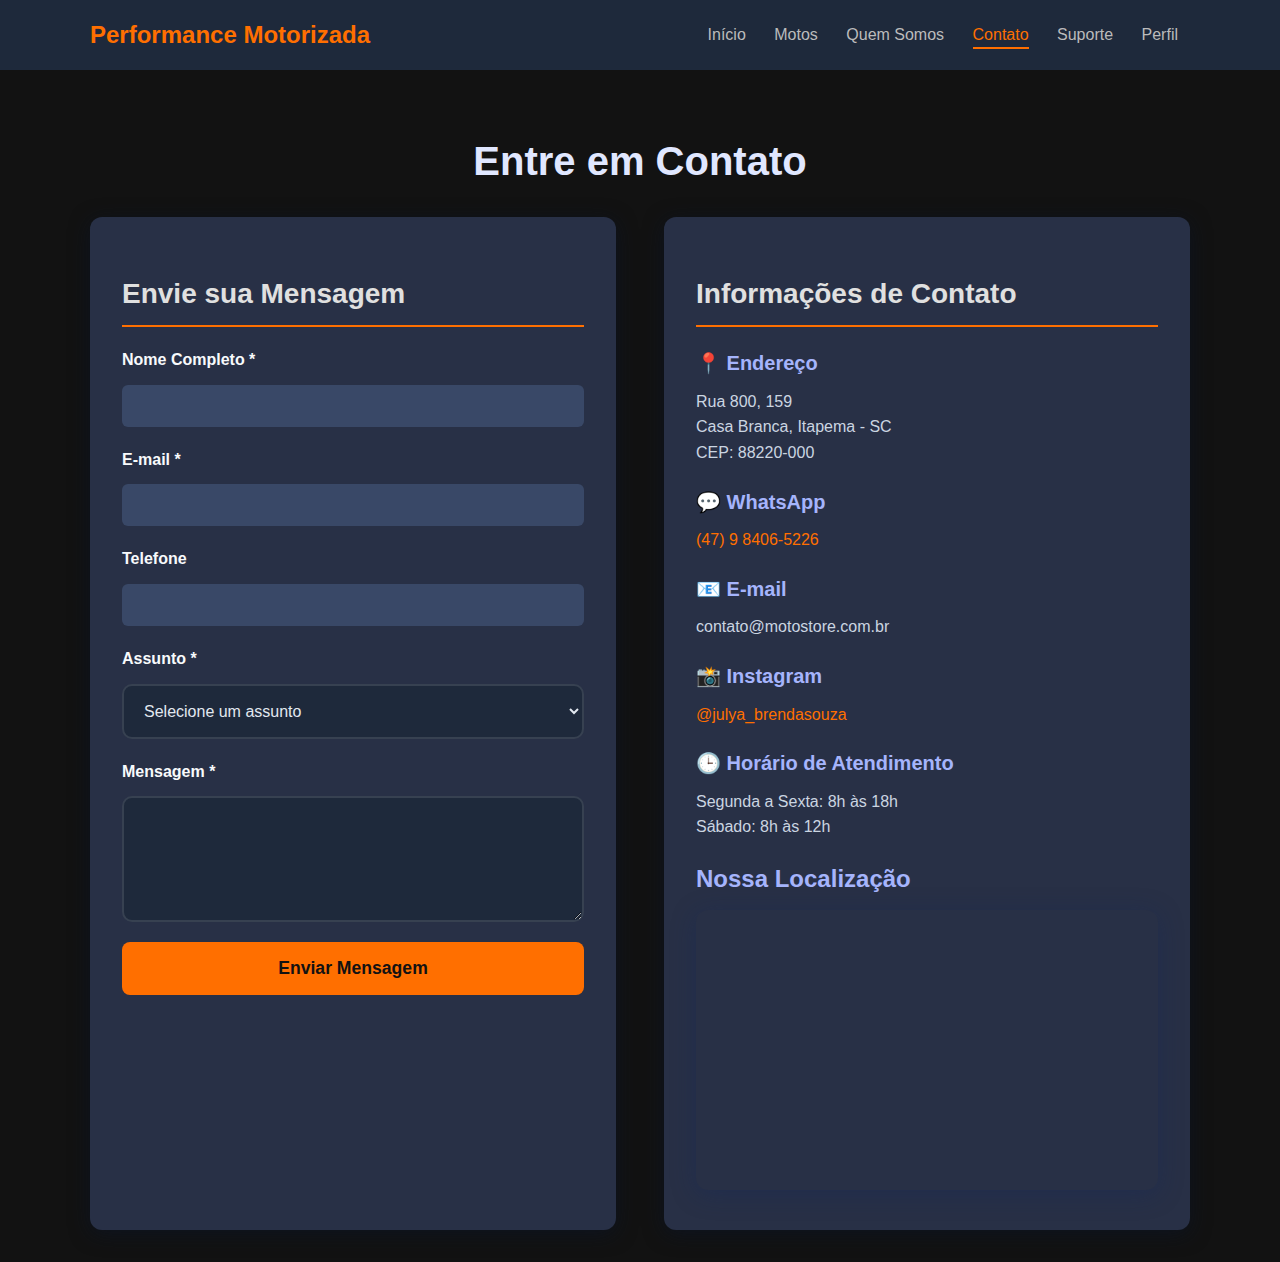
<file: contato.html>
<!DOCTYPE html>
<html lang="pt-BR">
<head>
  <meta charset="UTF-8" />
  <meta name="viewport" content="width=device-width, initial-scale=1" />
  <title>Contato | Performance Motorizada</title>
  <link rel="stylesheet" href="style.css" />
  <style>
    /* Professional clean styling for contact page */
    .container {
      max-width: 1100px;
      margin: auto;
      padding: 2rem 1rem;
      color: #f5f5f5;
    }
    header {
      background-color: #1e293b;
      padding: 1rem 0;
    }
    .header-inner {
      display: flex;
      justify-content: space-between;
      align-items: center;
      max-width: 1100px;
      margin: auto;
      padding: 0 1rem;
    }
    .logo {
      font-weight: 700;
      font-size: 1.5rem;
      color: #ff6f00;
    }
    nav a {
      color: #bbbbbb;
      margin: 0 0.75rem;
      font-weight: 500;
      text-decoration: none;
      padding-bottom: 0.25rem;
      border-bottom: 2px solid transparent;
      transition: border-color 0.3s ease;
    }
    nav a.active,
    nav a:hover {
      color: #ff6f00;
      border-color: #ff6f00;
    }
    main h1 {
      color: #e0e7ff;
      font-weight: 700;
      font-size: 2.5rem;
      margin-bottom: 1.5rem;
      text-align: center;
    }
    .contact-section {
      display: flex;
      flex-wrap: wrap;
      gap: 3rem;
    }
    .contact-form, .contact-info {
      background-color: #283046;
      border-radius: 12px;
      padding: 2rem;
      flex: 1 1 400px;
      box-shadow: 0 4px 20px rgba(10,20,40,0.6);
    }
    .contact-form h2, .contact-info h2 {
      font-weight: 600;
      color: #e0e0e0;
      margin-bottom: 1.25rem;
      font-size: 1.75rem;
      border-bottom: 2px solid #ff6f00;
      padding-bottom: 0.5rem;
    }
    .form-group {
      margin-bottom: 1.25rem; 
    }
    label {
      display: block;
      margin-bottom: 0.5rem;
      font-weight: 600;
      color: #cbd5e1;
    }
    input[type="text"],
    input[type="email"],
    input[type="tel"],
    select,
    textarea {
      width: 100%;
      background-color: #394867;
      border: none;
      border-radius: 6px;
      padding: 0.75rem 1rem;
      font-size: 1rem;
      color: #e0e7ff;
      font-weight: 500;
      resize: vertical;
      transition: background-color 0.3s ease;
    }
    input[type="text"]:focus,
    input[type="email"]:focus,
    input[type="tel"]:focus,
    select:focus,
    textarea:focus {
      background-color: #333333;
      outline: none;
      box-shadow: 0 0 6px #ff6f00;
      color: #e0e0e0;
    }
    button.btn-primary {
      background: #ff6f00;
      border: none;
      padding: 1rem 2rem;
      border-radius: 8px;
      font-weight: 700;
      color: #121212;
      cursor: pointer;
      width: 100%;
      font-size: 1.1rem;
      transition: background-color 0.3s ease;
    }
    button.btn-primary:hover {
      background-color: #e05e00;
    }
    .contact-info p {
      color: #cbd5e1;
      font-size: 1rem;
      margin: 0.5rem 0 1.25rem 0;
      line-height: 1.6;
    }
    .info-item h3 {
      font-weight: 600;
      color: #a5b4fc;
      margin-bottom: 0.6rem;
      font-size: 1.25rem;
    }
    .map-container h3 {
      font-weight: 600;
      color: #a5b4fc;
      margin-top: 1rem;
      margin-bottom: 0.75rem;
      font-size: 1.5rem;
    }
    iframe {
      border-radius: 12px;
      border: none;
      width: 100%;
      height: 280px;
      box-shadow: 0 4px 24px rgba(20, 40, 90, 0.4);
    }
    @media (max-width: 768px) {
      .contact-section {
        flex-direction: column;
      }
    }
  </style>
</head>
<body>
  <header>
    <div class="header-inner">
      <div class="logo">Performance Motorizada</div>
      <nav>
        <a href="login.html">Início</a>
        <a href="produtos.html">Motos</a>
        <a href="quemsomos.html">Quem Somos</a>
        <a href="contato.html" class="active">Contato</a>
        <a href="suporte.html">Suporte</a>
        <a href="perfil.html">Perfil</a>
      </nav>
    </div>
  </header>
  <main class="container">
    <h1>Entre em Contato</h1>
    <div class="contact-section">
      <form id="contact-form" class="contact-form" aria-label="Formulário de contato">
        <h2>Envie sua Mensagem</h2>
        <div class="form-group">
          <label for="nome">Nome Completo *</label>
          <input type="text" id="nome" name="nome" required />
        </div>
        <div class="form-group">
          <label for="email">E-mail *</label>
          <input type="email" id="email" name="email" required />
        </div>
        <div class="form-group">
          <label for="telefone">Telefone</label>
          <input type="tel" id="telefone" name="telefone" />
        </div>
        <div class="form-group">
          <label for="assunto">Assunto *</label>
          <select id="assunto" name="assunto" required>
            <option value="">Selecione um assunto</option>
            <option value="suporte">Suporte Técnico</option>
            <option value="vendas">Vendas</option>
            <option value="devolucao">Devolução/Troca</option>
            <option value="sugestao">Sugestão</option>
            <option value="outros">Outros</option>
          </select>
        </div>
        <div class="form-group">
          <label for="mensagem">Mensagem *</label>
          <textarea id="mensagem" name="mensagem" rows="5" required></textarea>
        </div>
        <button type="submit" class="btn-primary">Enviar Mensagem</button>
      </form>
      <section class="contact-info" aria-label="Informações de contato">
        <h2>Informações de Contato</h2>
        <div class="info-item">
          <h3>📍 Endereço</h3>
          <p>
            Rua 800, 159<br />
            Casa Branca, Itapema - SC<br />
            CEP: 88220-000
          </p>
        </div>
        <div class="info-item">
          <h3>💬 WhatsApp</h3>
          <p><a href="https://wa.me/5547984065226" target="_blank">(47) 9 8406-5226</a></p>
        </div>
        <div class="info-item">
          <h3>📧 E-mail</h3>
          <p>contato@motostore.com.br</p>
        </div>
        <div class="info-item">
          <h3>📸 Instagram</h3>
          <p><a href="https://www.instagram.com/julya_brendasouza/" target="_blank">@julya_brendasouza</a></p>
        </div>
        <div class="info-item">
          <h3>🕒 Horário de Atendimento</h3>
          <p>
            Segunda a Sexta: 8h às 18h<br />
            Sábado: 8h às 12h
          </p>
        </div>
        <div class="map-container">
          <h3>Nossa Localização</h3>
          <iframe
            src="https://www.google.com/maps/embed?pb=!1m18!1m12!1m3!1d3657.0000000000005!2d-48.6111!3d-27.0961!2m3!1f0!2f0!3f0!3m2!1i1024!2i768!4f13.1!3m3!1m2!1s0x94d8b10cf4da0413%3A0x231d20d09ad9775c!2sRua%20800%2C%20159%20-%20Casa%20Branca%2C%20Itapema%20-%20SC%2C%2088220-000!5e0!3m2!1spt-BR!2sbr!4v1630000000000!5m2!1spt-BR!2sbr" width="600" height="450" style="border:0;" allowfullscreen="" loading="lazy" referrerpolicy="no-referrer-when-downgrade">
            allowfullscreen=""
            loading="lazy"
            referrerpolicy="no-referrer-when-downgrade"
          ></iframe>
        </div>
      </section>
    </div>
  </main>
  <script>
    document.getElementById('contact-form').addEventListener('submit', async function (e) {
      e.preventDefault();

      const formData = new FormData(this);
      const data = Object.fromEntries(formData);

      try {
        const response = await fetch('https://backendecommerce-production-ce37.up.railway.app/api/contato', {
          method: 'POST',
          headers: {
            'Content-Type': 'application/json'
          },
          body: JSON.stringify(data)
        });

        if (response.ok) {
          alert('Mensagem enviada com sucesso! Entraremos em contato em breve.');
          this.reset();
        } else {
          const error = await response.json();
          alert('Erro ao enviar mensagem: ' + (error.error || 'Tente novamente.'));
        }
      } catch (error) {
        console.error('Erro:', error);
        alert('Erro de conexão. Tente novamente.');
      }
    });
  </script>
</body>
</html>
</file>
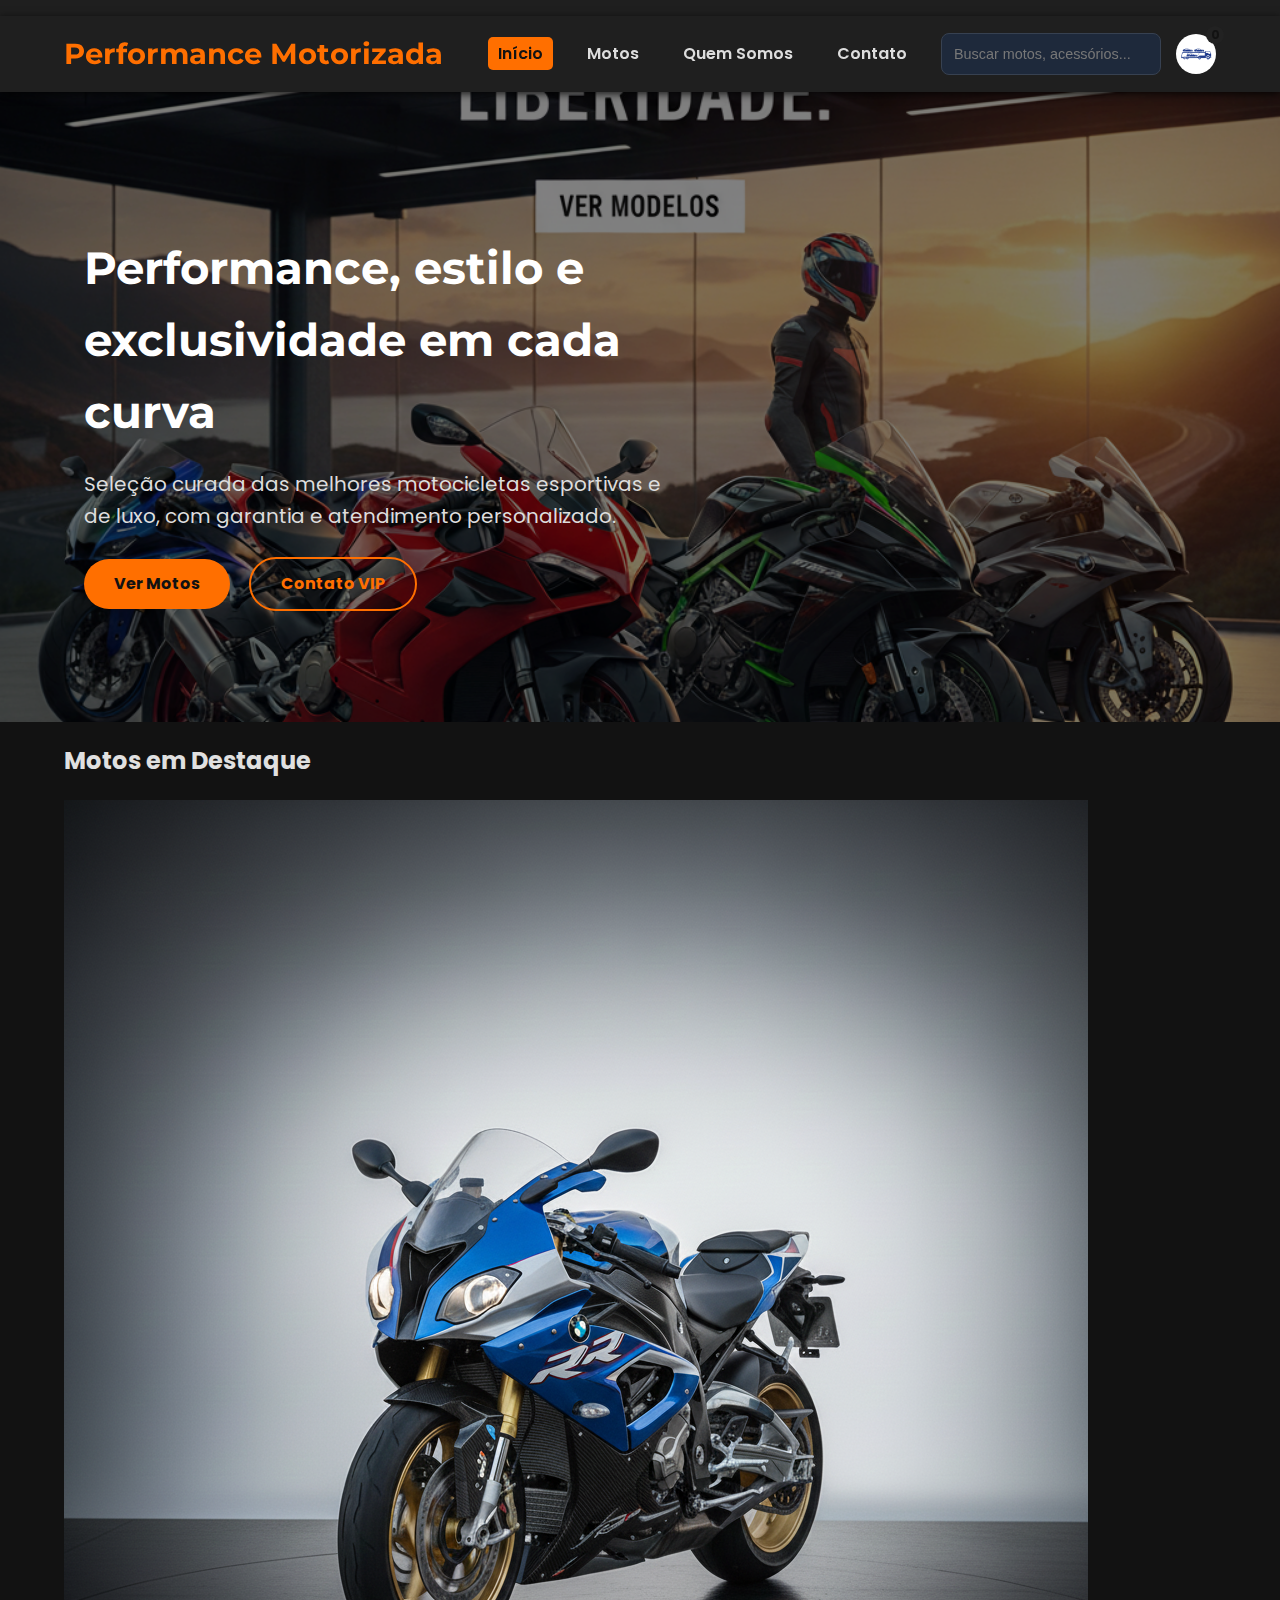
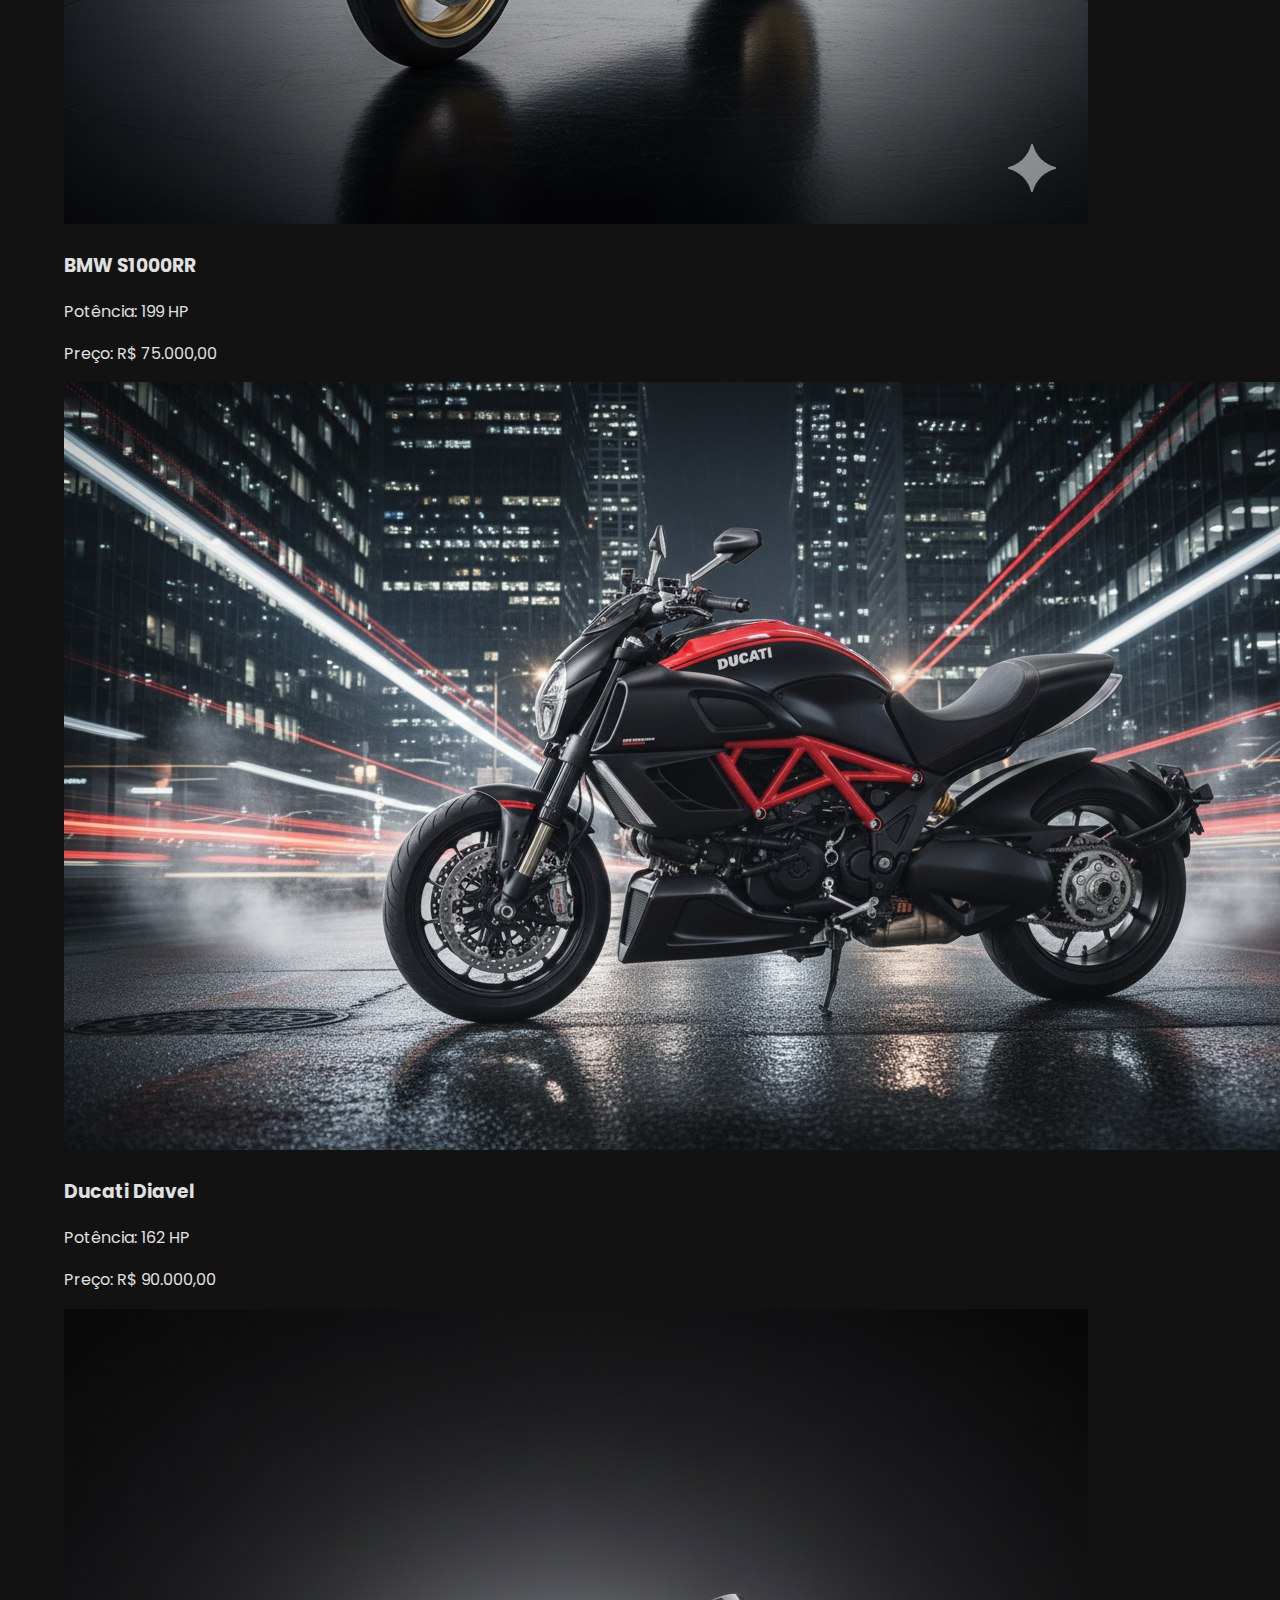
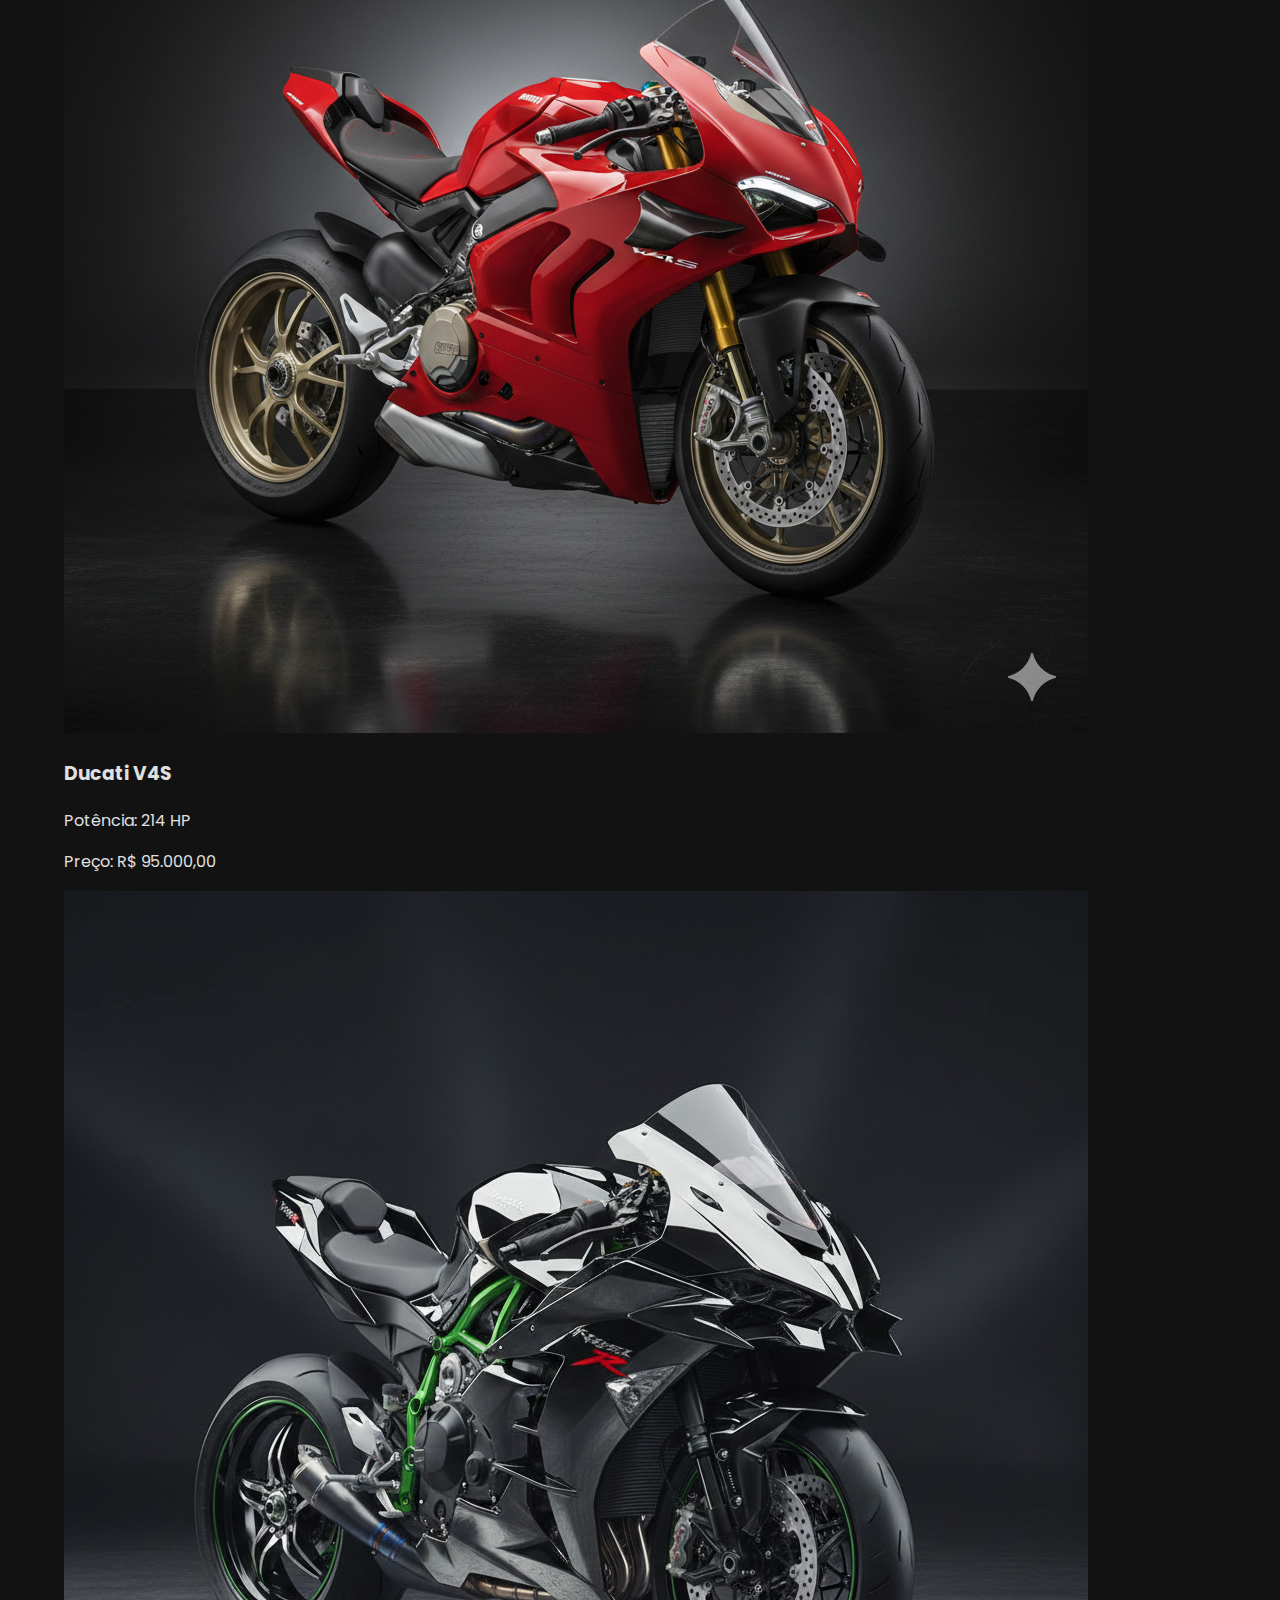
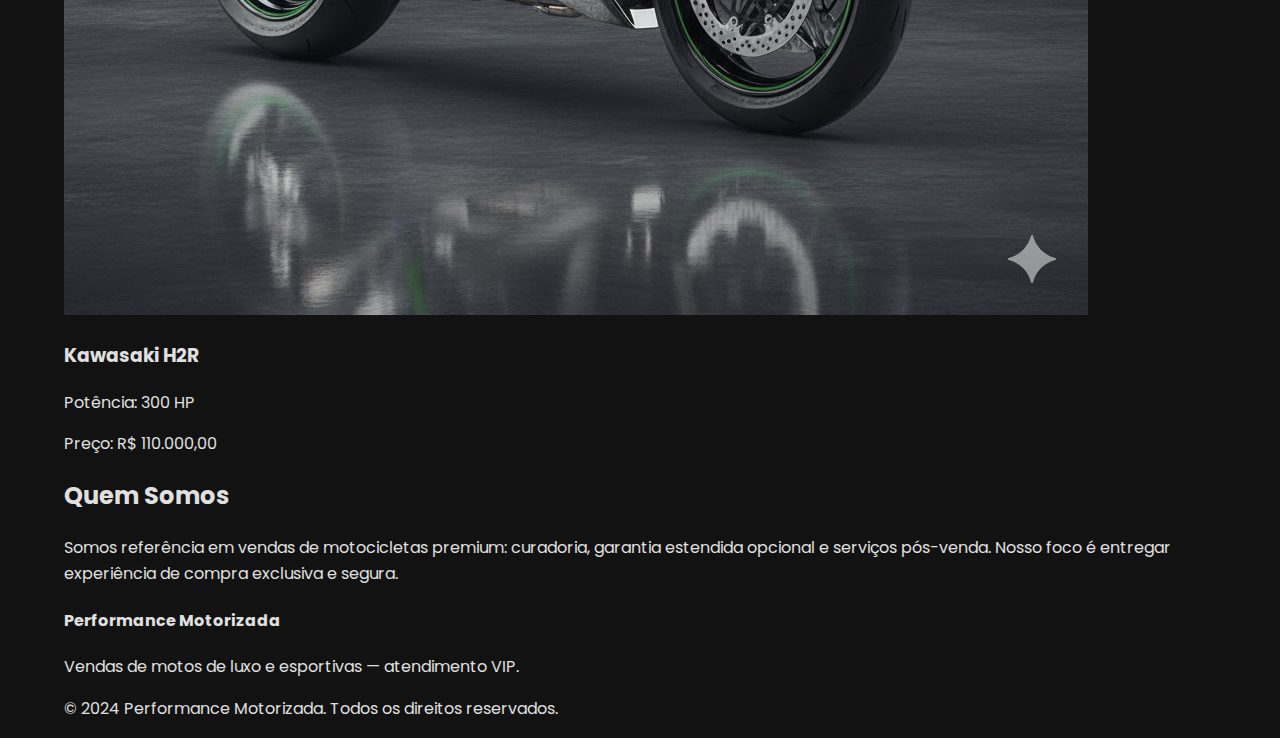
<file: inicio.html>
<!DOCTYPE html>
<html lang="pt-BR">
<head>
    <meta charset="UTF-8" />
    <meta name="viewport" content="width=device-width, initial-scale=1" />
    <title>Performance Motorizada</title>
    <link rel="stylesheet" href="style.css" />
    <link rel="icon" href="./images/logo_trial.png" />
    <link href="https://fonts.googleapis.com/css2?family=Poppins:wght@400;600;700&family=Montserrat:wght@400;600&display=swap" rel="stylesheet" />
</head>
<body>
    <div class="topbar">
        </div>
    </div>

    <header class="header">
        <div class="container header-inner">
            <div class="logo">Performance Motorizada</div>
            <nav class="main-nav">
                <a href="#home" class="active">Início</a>
                <a href="./produtos.html">Motos</a>
                <a href="./quemsomos.html">Quem Somos</a>
                <a href="./contato.html">Contato</a>
            </nav>
            <div class="header-right">
                <div class="search-wrap">
                    <input type="search" placeholder="Buscar motos, acessórios..." class="search-input" />
                </div>
                <div class="cart-icon" onclick="window.location.href='carrinho.html'">
                    <span id="cart-count">0</span>
                </div>
            </div>
        </div>
    </header>

    <section id="home" class="hero hero-landing">
        <div class="hero-overlay">
            <img src="./images/páginainicial.png" alt="Imagem Página Inicial" class="hero-background" />
        </div>
        <div class="container hero-grid">
            <div class="hero-copy">
                <h1>Performance, estilo e exclusividade em cada curva</h1>
                <p class="lead">Seleção curada das melhores motocicletas esportivas e de luxo, com garantia e atendimento personalizado.</p>
                <div class="hero-actions">
                    <a href="./produtos.html" class="btn-primary">Ver Motos</a>
                    <a href="./contato.html" class="btn-secondary">Contato VIP</a>
                </div>
            </div>
        </div>
    </section>

    <section class="featured-motos">
        <div class="container">
            <h2 class="section-title">Motos em Destaque</h2>
            <div class="motos-grid">
                <div class="moto-card">
                        <img src="./images/bmws1000rr.png" alt="BMW S1000RR" />
                        <h3>BMW S1000RR</h3>
                        <p>Potência: 199 HP</p>
                        <p>Preço: R$ 75.000,00</p>
                    </div>
                    <div class="moto-card">
                        <img src="./images/DucatiDiavel.png" alt="Ducati Diavel" />
                        <h3>Ducati Diavel</h3>
                        <p>Potência: 162 HP</p>
                        <p>Preço: R$ 90.000,00</p>
                    </div>
                    <div class="moto-card">
                        <img src="./images/ducativ4s.png" alt="Ducati V4S" />
                        <h3>Ducati V4S</h3>
                        <p>Potência: 214 HP</p>
                        <p>Preço: R$ 95.000,00</p>
                    </div>
                    <div class="moto-card">
                        <img src="./images/h2r.png" alt="Kawasaki H2R" />
                        <h3>Kawasaki H2R</h3>
                        <p>Potência: 300 HP</p>
                        <p>Preço: R$ 110.000,00</p>
                    </div>
            </div>
        </div>
    </section>

    <section class="sobre-section">
        <div class="container">
            <h2 class="section-title">Quem Somos</h2>
            <p>Somos referência em vendas de motocicletas premium: curadoria, garantia estendida opcional e serviços pós-venda. Nosso foco é entregar experiência de compra exclusiva e segura.</p>
        </div>
    </section>

    <footer class="footer">
        <div class="container footer-grid">
            <div>
                <h4>Performance Motorizada</h4>
                <p>Vendas de motos de luxo e esportivas — atendimento VIP.</p>
            </div>
            <div>
                <p>© 2024 Performance Motorizada. Todos os direitos reservados.</p>
            </div>
        </div>
    </footer>

    <script src="./script.js"></script>
    <script src="./init.js"></script>
</body>
</html>
</file>
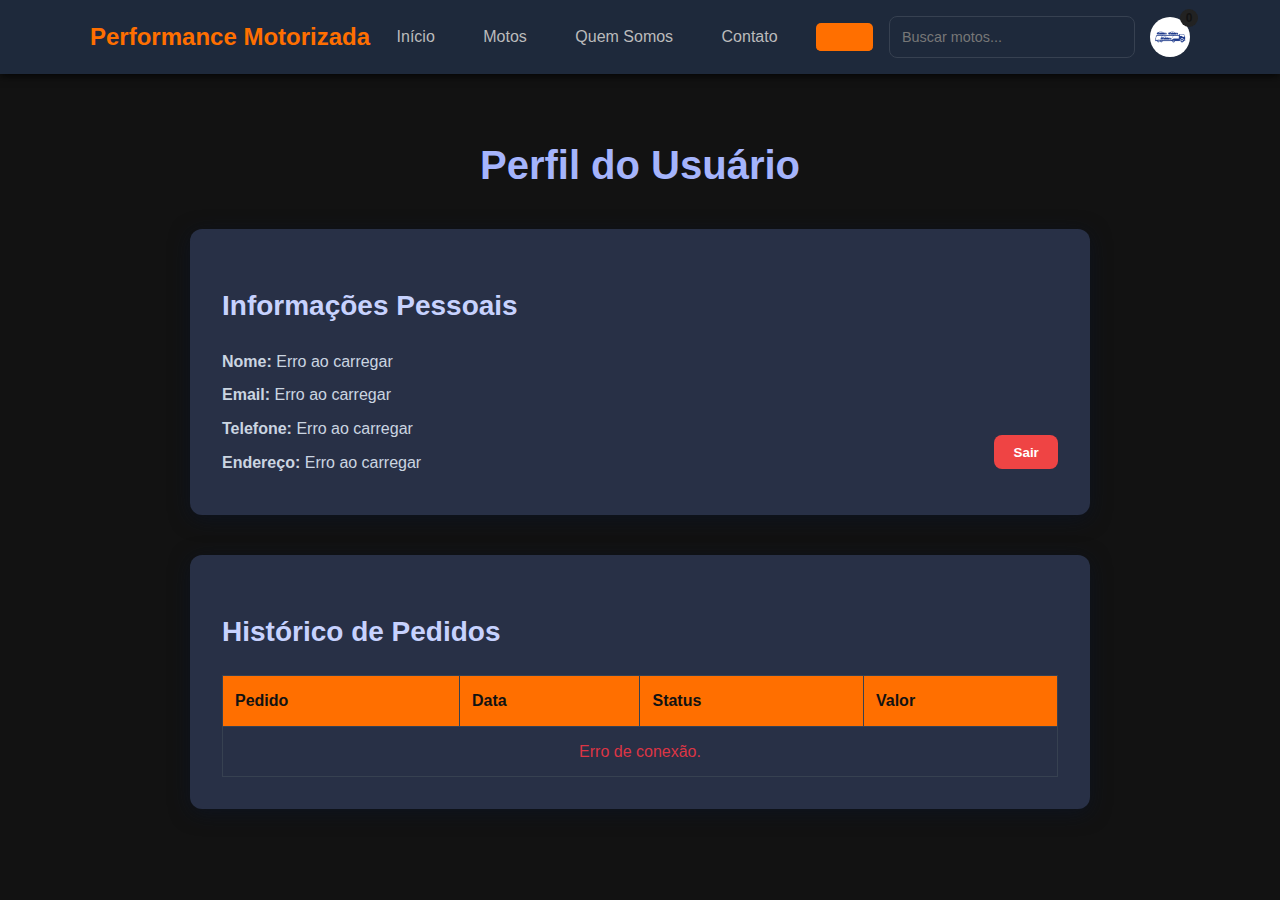
<file: perfil.html>
<!DOCTYPE html>
<html lang="pt-BR">
<head>
  <meta charset="UTF-8" />
  <meta name="viewport" content="width=device-width, initial-scale=1" />
  <title>Perfil | Performance Motorizada</title>
  <link rel="stylesheet" href="style.css" />
</head>
<body class="profile-page">
  </div>

  <header class="header">
    <div class="container header-inner">
      <div class="logo">Performance Motorizada</div>
      <nav class="main-nav">
        <a href="inicio.html">Início</a>
        <a href="produtos.html">Motos</a>
        <a href="quemsomos.html">Quem Somos</a>
        <a href="contato.html">Contato</a>
        <a href="perfil.html" class="active">Perfil</a>
        <a href="admin.html" id="admin-link" style="display: none;">Admin</a>
      </nav>
      <div class="header-right">
        <div class="search-wrap">
          <input placeholder="Buscar motos..." class="search-input" />
        </div>
        <div class="cart-icon" onclick="window.location.href='carrinho.html'">
          <span id="cart-count">0</span>
        </div>
      </div>
    </div>
  </header>
  <main class="container">
    <h1>Perfil do Usuário</h1>
    <section class="profile-info" aria-label="Informações do usuário">
      <h2>Informações Pessoais</h2>
      <div class="profile-data">
        <p><strong>Nome:</strong> <span id="user-nome">Carregando...</span></p>
        <p><strong>Email:</strong> <span id="user-email">Carregando...</span></p>
        <p><strong>Telefone:</strong> <span id="user-telefone">Carregando...</span></p>
        <p><strong>Endereço:</strong> <span id="user-endereco">Carregando...</span></p>
      </div>
      <button class="btn-logout" onclick="logout()">Sair</button>
    </section>
    <section class="orders" aria-label="Histórico de pedidos">
      <h2>Histórico de Pedidos</h2>
      <table>
        <thead>
          <tr>
            <th>Pedido</th>
            <th>Data</th>
            <th>Status</th>
            <th>Valor</th>
          </tr>
        </thead>
        <tbody id="orders-body">
          <tr>
            <td colspan="4" style="text-align: center;">Carregando pedidos...</td>
          </tr>
        </tbody>
      </table>
    </section>
  </main>
  <script>
    // Configure API base URL
    window.API_BASE_URL = 'https://ecommerce-production-ce37.up.railway.app/api';

    function logout() {
      localStorage.removeItem('userLogado');
      localStorage.removeItem('user');
      localStorage.removeItem('token');
      alert('Logout efetuado com sucesso!');
      window.location.href = '/index.html';
    }

    // Load user profile data
    async function carregarPerfilUsuario() {
      try {
        const response = await fetch(window.API_BASE_URL + '/usuarios/perfil', {
          headers: {
            'Authorization': `Bearer ${localStorage.getItem('token')}`
          }
        });

        if (response.ok) {
          const user = await response.json();
          document.getElementById('user-nome').textContent = user.nome_completo || user.nome;
          document.getElementById('user-email').textContent = user.email;
          document.getElementById('user-telefone').textContent = user.telefone || 'Não informado';
          document.getElementById('user-endereco').textContent = 'Carregando...';

          // Load user addresses to show primary address
          const enderecoResponse = await fetch(window.API_BASE_URL + '/enderecos', {
            headers: {
              'Authorization': `Bearer ${localStorage.getItem('token')}`
            }
          });

          if (enderecoResponse.ok) {
            const enderecos = await enderecoResponse.json();
            const enderecoPrincipal = enderecos.find(end => end.is_principal);
            if (enderecoPrincipal) {
              document.getElementById('user-endereco').textContent =
                `${enderecoPrincipal.logradouro}, ${enderecoPrincipal.numero} - ${enderecoPrincipal.bairro}`;
            } else if (enderecos.length > 0) {
              const endereco = enderecos[0];
              document.getElementById('user-endereco').textContent =
                `${endereco.logradouro}, ${endereco.numero} - ${endereco.bairro}`;
            } else {
              document.getElementById('user-endereco').textContent = 'Nenhum endereço cadastrado';
            }
          }
        } else {
          // Fallback to localStorage if API fails
          const user = JSON.parse(localStorage.getItem('user')) || {};
          document.getElementById('user-nome').textContent = user.nome || 'Nome não disponível';
          document.getElementById('user-email').textContent = user.email || 'Email não disponível';
          document.getElementById('user-telefone').textContent = user.telefone || 'Telefone não disponível';
          document.getElementById('user-endereco').textContent = user.endereco || 'Endereço não disponível';
        }
      } catch (error) {
        console.error('Erro ao carregar perfil:', error);
        // Fallback to localStorage
        const user = JSON.parse(localStorage.getItem('user')) || {};
        document.getElementById('user-nome').textContent = user.nome || 'Erro ao carregar';
        document.getElementById('user-email').textContent = user.email || 'Erro ao carregar';
        document.getElementById('user-telefone').textContent = user.telefone || 'Erro ao carregar';
        document.getElementById('user-endereco').textContent = user.endereco || 'Erro ao carregar';
      }
    }

    // Load user orders
    async function carregarPedidosUsuario() {
      const ordersBody = document.getElementById('orders-body');
      ordersBody.innerHTML = '<tr><td colspan="4" style="text-align:center;">Carregando pedidos...</td></tr>';

      try {
        const response = await fetch(window.API_BASE_URL + '/pedidos', {
          headers: {
            'Authorization': `Bearer ${localStorage.getItem('token')}`
          }
        });

        if (response.ok) {
          const pedidos = await response.json();
          ordersBody.innerHTML = '';

          if (pedidos && pedidos.length > 0) {
            pedidos.forEach(pedido => {
              const dataFormatada = new Date(pedido.dataPedido).toLocaleDateString('pt-BR');
              const statusTraduzido = traduzirStatus(pedido.status);
              const valorFormatado = `R$ ${parseFloat(pedido.valorTotal).toFixed(2)}`;

              const tr = document.createElement('tr');
              tr.innerHTML = `
                <td>${pedido.codPedido}</td>
                <td>${dataFormatada}</td>
                <td><span class="status-${pedido.status.toLowerCase()}">${statusTraduzido}</span></td>
                <td>${valorFormatado}</td>
              `;
              ordersBody.appendChild(tr);
            });
          } else {
            ordersBody.innerHTML = '<tr><td colspan="4" style="text-align:center;">Nenhum pedido encontrado.</td></tr>';
          }
        } else {
          ordersBody.innerHTML = '<tr><td colspan="4" style="text-align:center; color: #dc3545;">Erro ao carregar pedidos.</td></tr>';
        }
      } catch (error) {
        console.error('Erro ao carregar pedidos:', error);
        ordersBody.innerHTML = '<tr><td colspan="4" style="text-align:center; color: #dc3545;">Erro de conexão.</td></tr>';
      }
    }

    function traduzirStatus(status) {
      const traducoes = {
        'PENDENTE_PAGAMENTO': 'Pendente',
        'PROCESSANDO_PAGAMENTO': 'Processando',
        'PAGO': 'Pago',
        'SEPARACAO_ESTOQUE': 'Separando',
        'ENVIADO': 'Enviado',
        'ENTREGUE': 'Entregue',
        'CANCELADO': 'Cancelado'
      };
      return traducoes[status] || status;
    }

    document.addEventListener('DOMContentLoaded', () => {
      carregarPerfilUsuario();
      carregarPedidosUsuario();
      verificarAdmin();
    });

    // Check if user is admin and show admin link
    async function verificarAdmin() {
      try {
        const response = await fetch(window.API_BASE_URL + '/usuarios/perfil', {
          headers: {
            'Authorization': `Bearer ${localStorage.getItem('token')}`
          }
        });

        if (response.ok) {
          const user = await response.json();
          if (user.tipo_usuario === 'ADMIN') {
            const adminLink = document.getElementById('admin-link');
            if (adminLink) {
              adminLink.style.display = 'inline-block';
            }
          }
        }
      } catch (error) {
        console.error('Erro ao verificar tipo de usuário:', error);
      }
    }
  </script>
</body>
</html>
</file>
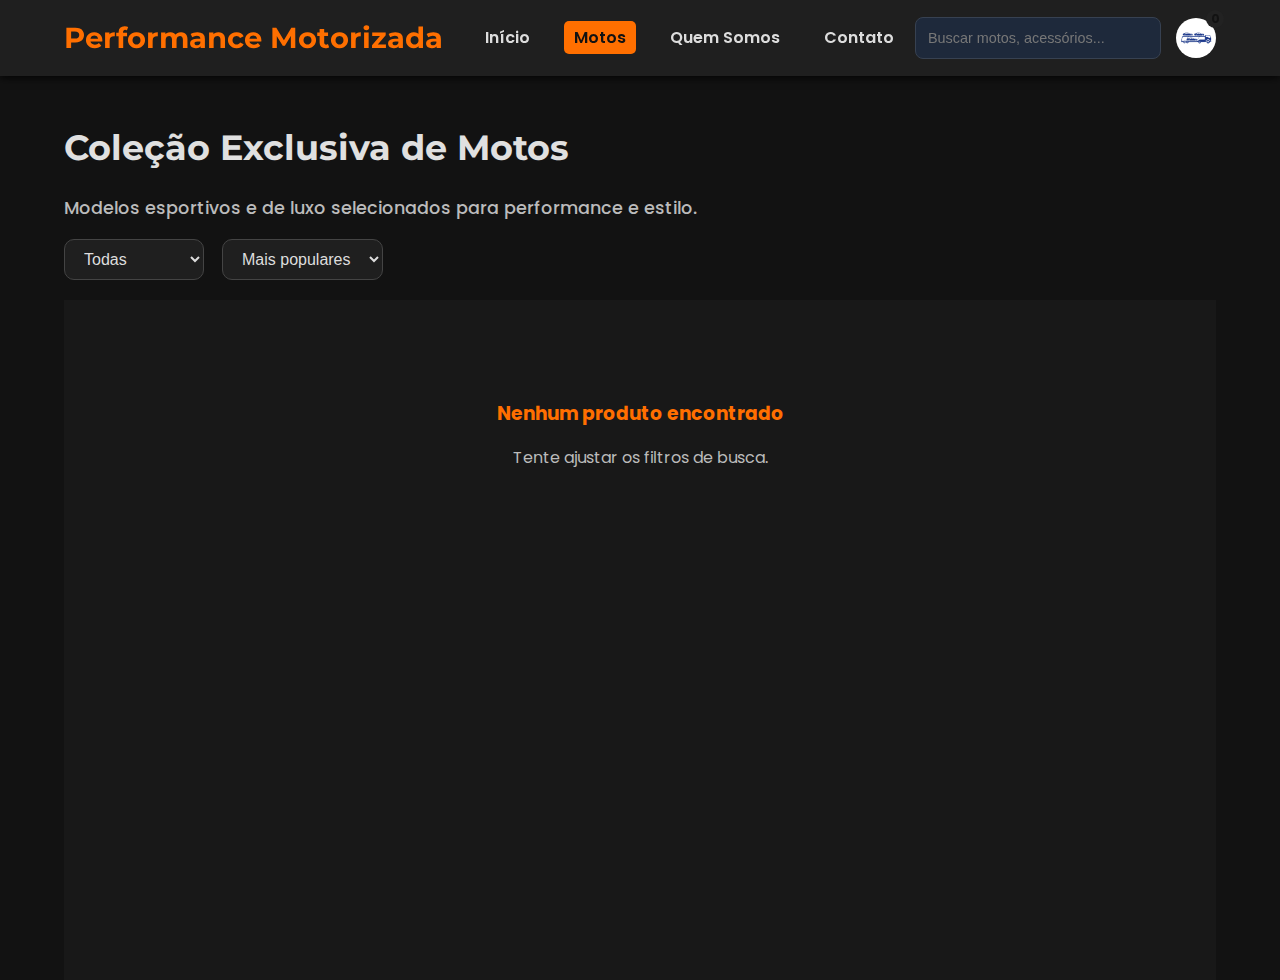
<file: produtos.html>
<!DOCTYPE html>
<html lang="pt-BR">
<head>
  <meta charset="UTF-8" />
  <meta name="viewport" content="width=device-width, initial-scale=1" />
  <title>Motos - Performance Motorizada</title>

  <link rel="stylesheet" href="style.css" />
  <link rel="preconnect" href="https://fonts.googleapis.com" />
  <link rel="preconnect" href="https://fonts.gstatic.com" crossorigin />
  <link
    href="https://fonts.googleapis.com/css2?family=Poppins:wght@400;600;700&family=Montserrat:wght@400;600&display=swap"
    rel="stylesheet"
  />
</head>

<body>
  <header class="header">
    <div class="container header-inner">
      <div class="logo">Performance Motorizada</div>
      <nav class="main-nav">
        <a href="inicio.html">Início</a>
        <a href="produtos.html" class="active">Motos</a>
        <a href="quemsomos.html">Quem Somos</a>
        <a href="contato.html">Contato</a>
      </nav>

      <div class="header-right">
        <div class="search-wrap">
          <input placeholder="Buscar motos, acessórios..." class="search-input" />
        </div>
        <div class="cart-icon" onclick="window.location.href='carrinho.html'">
          <span id="cart-count">0</span>
        </div>
      </div>
    </div>
  </header>

  <main class="container">
    <section class="products-hero">
      <div class="hero-row">
        <div>
          <h1>Coleção Exclusiva de Motos</h1>
          <p class="section-subtitle">
            Modelos esportivos e de luxo selecionados para performance e estilo.
          </p>
        </div>

        <div class="filters">
          <select id="filter-category" aria-label="Filtrar por categoria">
            <option value="all">Todas</option>
            <option value="esportiva">Esportiva</option>
            <option value="touring">Touring</option>
          </select>

          <select id="sort-by" aria-label="Ordenar por">
            <option value="popular">Mais populares</option>
            <option value="price-desc">Preço: Maior</option>
            <option value="price-asc">Preço: Menor</option>
          </select>
        </div>
      </div>
    </section>

    <section class="products-list">
      <div id="loading-spinner" class="loading-spinner" style="display: none;">
        <div class="spinner"></div>
        <p>Carregando produtos...</p>
      </div>

      <div id="lista-produtos" class="produtos-grid">
        <!-- Produtos carregados dinamicamente -->
      </div>

      <div id="no-products" class="no-products" style="display: none;">
        <h3>Nenhum produto encontrado</h3>
        <p>Tente ajustar os filtros de busca.</p>
      </div>
    </section>
  </main>

  <!-- Scripts -->
  <script src="./script.js"></script>
  <script src="./init.js"></script>
</body>
</html>
</file>
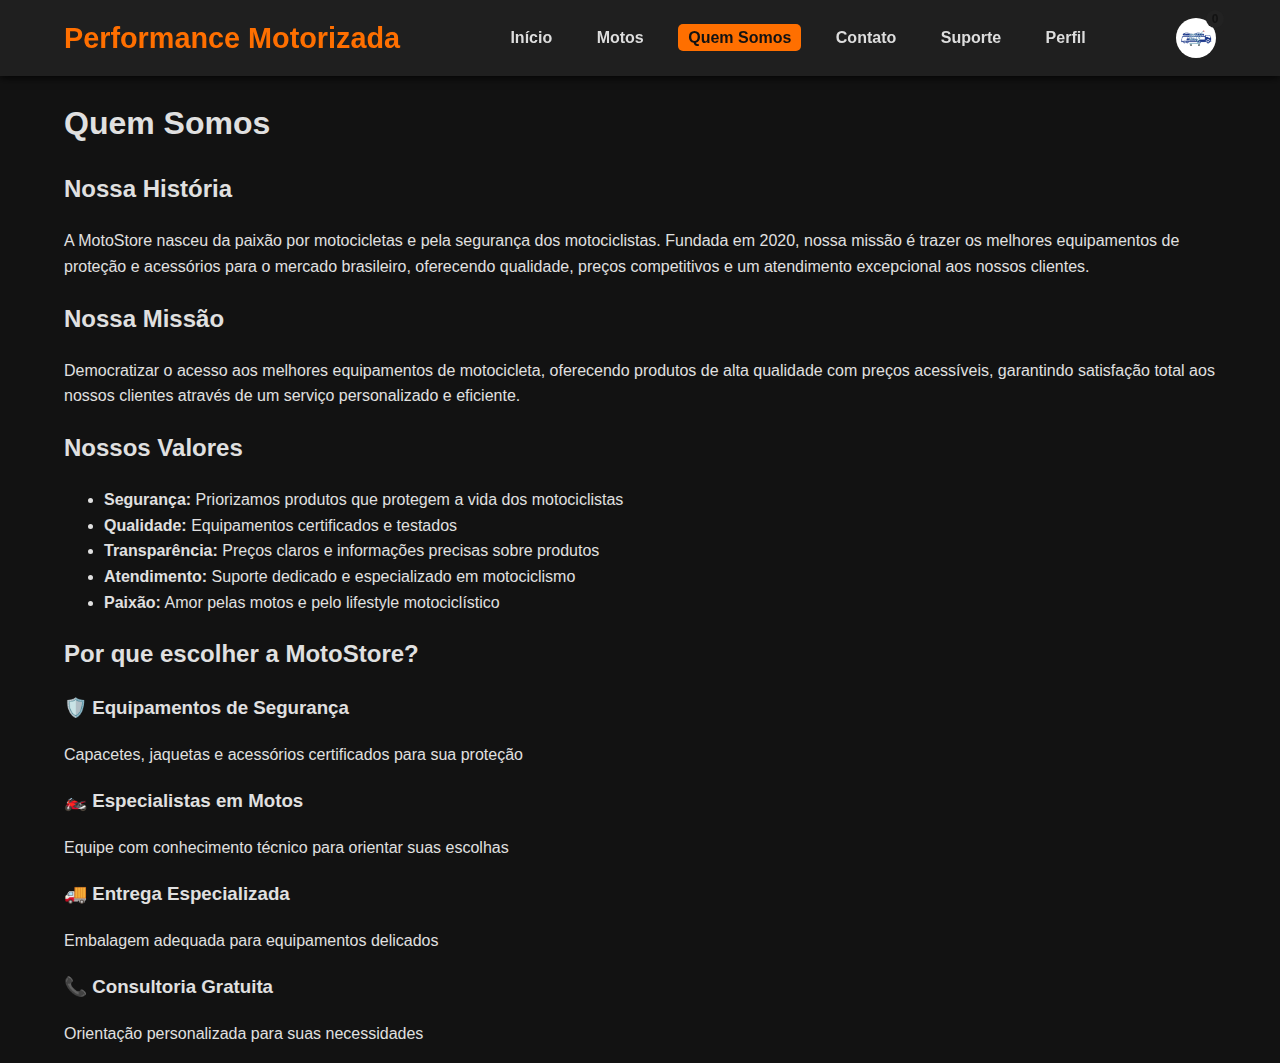
<file: quemsomos.html>
<!DOCTYPE html>
<html lang="pt-BR">
<head>
  <meta charset="UTF-8" />
  <meta name="viewport" content="width=device-width, initial-scale=1" />
  <title>Quem Somos | Performance Motorizada</title>
  <link rel="stylesheet" href="style.css" />
</head>
<body>
  <header class="header">
    <div class="container header-inner">
      <div class="logo">Performance Motorizada</div>
      <nav class="main-nav">
        <a href="login.html">Início</a>
        <a href="produtos.html">Motos</a>
        <a href="quemsomos.html" class="active">Quem Somos</a>
        <a href="contato.html">Contato</a>
        <a href="suporte.html">Suporte</a>
        <a href="perfil.html">Perfil</a>
      </nav>
      <div class="cart-icon" onclick="window.location.href='carrinho.html'">🛒 <span id="cart-count">0</span></div>
    </div>
  </header>

  <main class="container">
    <div class="fade-in">
      <h1 class="page-title">Quem Somos</h1>

      <section class="about-section">
        <h2>Nossa História</h2>
        <p>
          A MotoStore nasceu da paixão por motocicletas e pela segurança dos motociclistas. Fundada em 2020, nossa missão é trazer os melhores equipamentos
          de proteção e acessórios para o mercado brasileiro, oferecendo qualidade, preços competitivos e um atendimento excepcional aos nossos clientes.
        </p>
      </section>

      <section class="about-section">
        <h2>Nossa Missão</h2>
        <p>
          Democratizar o acesso aos melhores equipamentos de motocicleta, oferecendo produtos de alta qualidade com preços acessíveis,
          garantindo satisfação total aos nossos clientes através de um serviço personalizado e eficiente.
        </p>
      </section>

      <section class="about-section">
        <h2>Nossos Valores</h2>
        <ul class="values-list">
          <li><strong>Segurança:</strong> Priorizamos produtos que protegem a vida dos motociclistas</li>
          <li><strong>Qualidade:</strong> Equipamentos certificados e testados</li>
          <li><strong>Transparência:</strong> Preços claros e informações precisas sobre produtos</li>
          <li><strong>Atendimento:</strong> Suporte dedicado e especializado em motociclismo</li>
          <li><strong>Paixão:</strong> Amor pelas motos e pelo lifestyle motociclístico</li>
        </ul>
      </section>

      <section class="about-section">
        <h2>Por que escolher a MotoStore?</h2>
        <div class="features-grid">
          <div class="feature-card">
            <h3>🛡️ Equipamentos de Segurança</h3>
            <p>Capacetes, jaquetas e acessórios certificados para sua proteção</p>
          </div>
          <div class="feature-card">
            <h3>🏍️ Especialistas em Motos</h3>
            <p>Equipe com conhecimento técnico para orientar suas escolhas</p>
          </div>
          <div class="feature-card">
            <h3>🚚 Entrega Especializada</h3>
            <p>Embalagem adequada para equipamentos delicados</p>
          </div>
          <div class="feature-card">
            <h3>📞 Consultoria Gratuita</h3>
            <p>Orientação personalizada para suas necessidades</p>
          </div>
        </div>
      </section>
    </div>
  </main>

  <script src="script.js"></script>
  <script src="init.js"></script>
</body>
</html>
</file>
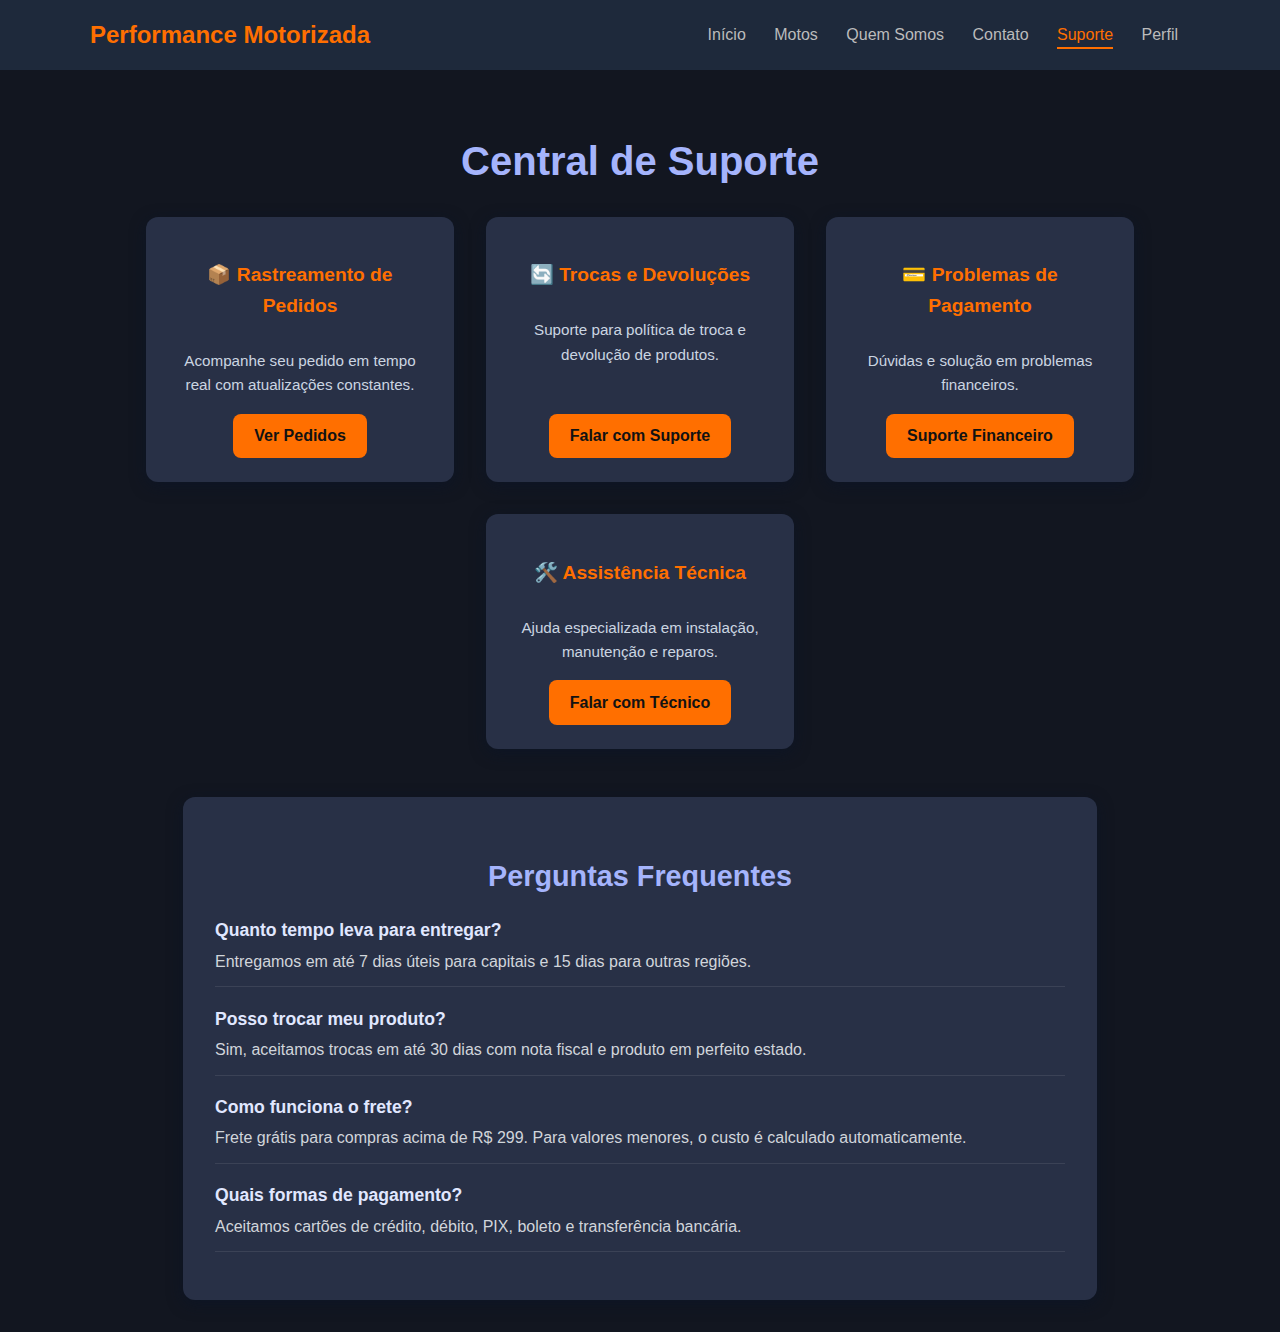
<file: suporte.html>
<!DOCTYPE html>
<html lang="pt-BR">
<head>
  <meta charset="UTF-8" />
  <meta name="viewport" content="width=device-width, initial-scale=1" />
  <title>Suporte | Performance Motorizada</title>
  <link rel="stylesheet" href="style.css" />
  <style>
    /* Professional styling for suporte page */
    body {
      background-color: #121620;
      color: #e0e7ff;
      font-family: 'Poppins', sans-serif;
      margin: 0;
    }
    .container {
      max-width: 1100px;
      margin: auto;
      padding: 2rem 1rem;
    }
    header {
      background-color: #1e293b;
      padding: 1rem 0;
    }
    .header-inner {
      display: flex;
      justify-content: space-between;
      align-items: center;
      padding: 0 1rem;
      max-width: 1100px;
      margin: auto;
    }
    .logo {
      font-weight: 700;
      color: #ff6f00;
      font-size: 1.5rem;
    }
    nav a {
      color: #bbbbbb;
      margin: 0 0.75rem;
      text-decoration: none;
      font-weight: 500;
      padding-bottom: 0.25rem;
      border-bottom: 2px solid transparent;
      transition: border-color 0.3s ease;
    }
    nav a.active,
    nav a:hover {
      color: #ff6f00;
      border-color: #ff6f00;
    }
    main h1 {
      text-align: center;
      font-size: 2.5rem;
      font-weight: 700;
      margin-bottom: 1.5rem;
      color: #a5b4fc;
    }
    .support-cards-grid {
      display: flex;
      flex-wrap: wrap;
      gap: 2rem;
      justify-content: center;
      margin-bottom: 3rem;
    }
    .support-card {
      background-color: #283046;
      border-radius: 12px;
      box-shadow: 0 4px 15px rgba(10, 20, 40, 0.6);
      width: 260px;
      padding: 1.5rem;
      color: #cbd5e1;
      display: flex;
      flex-direction: column;
      align-items: center;
      text-align: center;
      transition: transform 0.3s ease;
    }
    .support-card:hover {
      transform: translateY(-5px);
      box-shadow: 0 8px 25px rgba(255, 111, 0, 0.5);
    }
    .support-card h3 {
      font-weight: 700;
      margin-bottom: 0.75rem;
      font-size: 1.2rem;
      color: #ff6f00;
    }
    .support-card p {
      flex-grow: 1;
      font-size: 0.95rem;
      margin-bottom: 1rem;
    }
    .btn-secondary {
      background-color: #ff6f00;
      border: none;
      padding: 0.6rem 1.3rem;
      border-radius: 8px;
      font-weight: 600;
      color: #121212;
      text-decoration: none;
      cursor: pointer;
      transition: background-color 0.3s ease;
    }
    .btn-secondary:hover {
      background-color: #e05e00;
    }
    .faq-section {
      background-color: #283046;
      border-radius: 12px;
      padding: 2rem;
      box-shadow: 0 4px 15px rgba(10, 20, 40, 0.6);
      max-width: 850px;
      margin: auto;
    }
    .faq-section h2 {
      font-weight: 700;
      font-size: 1.8rem;
      margin-bottom: 1rem;
      color: #a5b4fc;
      text-align: center;
    }
    .faq-item {
      margin-bottom: 1rem;
      border-bottom: 1px solid #3b4256;
      padding-bottom: 0.75rem;
    }
    .faq-item h3 {
      font-weight: 600;
      font-size: 1.1rem;
      margin-bottom: 0.25rem;
    }
    .faq-item p {
      font-size: 1rem;
      color: #d1d5db;
      margin: 0;
    }
    @media (max-width: 768px) {
      .support-cards-grid {
        flex-direction: column;
        align-items: center;
      }
      .support-card {
        width: 100%;
        max-width: 320px;
      }
    }
  </style>
</head>
<body>
  <header>
    <div class="header-inner">
      <div class="logo">Performance Motorizada</div>
      <nav>
        <a href="login.html">Início</a>
        <a href="produtos.html">Motos</a>
        <a href="quemsomos.html">Quem Somos</a>
        <a href="contato.html">Contato</a>
        <a href="suporte.html" class="active">Suporte</a>
        <a href="perfil.html">Perfil</a>
      </nav>
    </div>
  </header>
  <main class="container">
    <h1>Central de Suporte</h1>
    <section class="support-cards-grid" aria-label="Áreas de Suporte">
      <article class="support-card">
        <h3>📦 Rastreamento de Pedidos</h3>
        <p>Acompanhe seu pedido em tempo real com atualizações constantes.</p>
        <a href="perfil.html" class="btn-secondary">Ver Pedidos</a>
      </article>
      <article class="support-card">
        <h3>🔄 Trocas e Devoluções</h3>
        <p>Suporte para política de troca e devolução de produtos.</p>
        <a href="contato.html" class="btn-secondary">Falar com Suporte</a>
      </article>
      <article class="support-card">
        <h3>💳 Problemas de Pagamento</h3>
        <p>Dúvidas e solução em problemas financeiros.</p>
        <a href="contato.html" class="btn-secondary">Suporte Financeiro</a>
      </article>
      <article class="support-card">
        <h3>🛠️ Assistência Técnica</h3>
        <p>Ajuda especializada em instalação, manutenção e reparos.</p>
        <a href="contato.html" class="btn-secondary">Falar com Técnico</a>
      </article>
    </section>
    <section class="faq-section" aria-label="Perguntas Frequentes">
      <h2>Perguntas Frequentes</h2>
      <div class="faq-item">
        <h3>Quanto tempo leva para entregar?</h3>
        <p>Entregamos em até 7 dias úteis para capitais e 15 dias para outras regiões.</p>
      </div>
      <div class="faq-item">
        <h3>Posso trocar meu produto?</h3>
        <p>Sim, aceitamos trocas em até 30 dias com nota fiscal e produto em perfeito estado.</p>
      </div>
      <div class="faq-item">
        <h3>Como funciona o frete?</h3>
        <p>Frete grátis para compras acima de R$ 299. Para valores menores, o custo é calculado automaticamente.</p>
      </div>
      <div class="faq-item">
        <h3>Quais formas de pagamento?</h3>
        <p>Aceitamos cartões de crédito, débito, PIX, boleto e transferência bancária.</p>
      </div>
    </section>
  </main>
</body>
</html>
</file>
<file: style.css>
/* Dark theme and product page modern-styled flip cards */
body {
  background-color: #121212;
  color: #e0e0e0;
  font-family: 'Poppins', sans-serif;
  line-height: 1.6;
  min-height: 100vh;
  margin: 0;
  padding: 0;
}

a {
  color: #ff6f00;
  text-decoration: none;
}
a:hover {
  text-decoration: underline;
}

.container {
  width: 90%;
  max-width: 1200px;
  margin: 0 auto;
}

/* Topbar */
.topbar {
  background-color: #1f1f1f;
  color: #bbbbbb;
  padding: 8px 0;
  font-size: 0.9rem;
}
.topbar-inner {
  display: flex;
  justify-content: space-between;
  align-items: center;
}
.topbar-contact {
  font-weight: 500;
}
.topbar-actions a {
  color: #bbbbbb;
  margin-left: 15px;
  cursor: pointer;
  font-weight: 600;
}
.topbar-actions a:hover {
  color: #ff6f00;
}

/* Header */
.header {
  background-color: #1f1f1f;
  box-shadow: 0 2px 8px rgba(0,0,0,0.8);
  position: sticky;
  top: 0;
  z-index: 1000;
}
.header-inner {
  display: flex;
  justify-content: space-between;
  align-items: center;
  padding: 15px 0;
}
.logo {
  font-family: 'Montserrat', sans-serif;
  font-weight: 700;
  font-size: 1.8rem;
  color: #ff6f00;
  cursor: pointer;
}
.main-nav a {
  color: #ddd;
  margin-left: 20px;
  padding: 5px 10px;
  border-radius: 5px;
  font-weight: 600;
  transition: background-color 0.3s ease, color 0.3s ease;
}
.main-nav a.active,
.main-nav a:hover {
  background-color: #ff6f00;
  color: #121212;
}

.header-right {
  display: flex;
  align-items: center;
}
.search-wrap {
  margin-right: 15px;
}
.search-input {
  padding: 7px 12px;
  border: 1px solid #444;
  border-radius: 20px;
  width: 220px;
  background-color: #1f1f1f;
  color: #ddd;
  transition: border-color 0.3s ease;
}
.search-input::placeholder {
  color: #777;
}
.search-input:focus {
  border-color: #ff6f00;
  outline: none;
  background: #333;
}

/* Cart Icon */
.cart-icon {
  background-image: url('images/cegonha.jpg');
  background-size: cover;
  background-position: center;
  background-color: #ff6f00; /* fallback */
  width: 40px;
  height: 40px;
  border-radius: 50%;
  color: #121212;
  display: flex;
  justify-content: center;
  align-items: center;
  cursor: pointer;
  font-weight: 700;
  font-size: 14px;
  position: relative;
}
.cart-icon span {
  position: absolute;
  top: -8px;
  right: -8px;
  background-color: #222;
  border-radius: 50%;
  width: 18px;
  height: 18px;
  font-size: 12px;
  line-height: 18px;
  text-align: center;
  font-weight: 700;
}

/* Hero Section */
.hero-landing {
  position: relative;
  color: white;
  height: 70vh;
  display: flex;
  align-items: center;
  overflow: hidden;
}
.hero-overlay {
  position: absolute;
  top: 0; left: 0; right: 0; bottom: 0;
  overflow: hidden;
  z-index: -1;
}
.hero-background {
  width: 100%;
  height: 100%;
  object-fit: cover;
  filter: brightness(0.5);
}
.hero-grid {
  display: flex;
  max-width: 1200px;
  margin: 0 auto;
}
.hero-copy {
  max-width: 600px;
  padding: 0 20px;
}
.hero-copy h1 {
  font-size: 2.8rem;
  font-weight: 700;
  margin-bottom: 15px;
  font-family: 'Montserrat', sans-serif;
}
.hero-copy .lead {
  font-size: 1.25rem;
  margin-bottom: 25px;
  color: #ddd;
}
.hero-actions a {
  text-decoration: none;
  display: inline-block;
  font-weight: 700;
  padding: 12px 30px;
  margin-right: 15px;
  border-radius: 30px;
  transition: background-color 0.3s ease;
}
.btn-primary {
  background-color: #ff6f00;
  color: #121212;
}
.btn-primary:hover {
  background-color: #e05e00;
  color: #fff;
}
.btn-secondary {
  border: 2px solid #ff6f00;
  color: #ff6f00;
  background: transparent;
}
.btn-secondary:hover {
  background-color: #ff6f00;
  color: #121212;
}

/* PRODUCT PAGE MODERN-STYLED FLIP CARDS */
.products-list {
  padding: 40px 0;
  background-color: #181818;
  min-height: 600px;
}

.produtos-grid {
  display: grid;
  grid-template-columns: repeat(auto-fit, minmax(280px, 1fr));
  gap: 30px;
  padding: 0 10px;
}

.product-card {
  perspective: 1500px;
}

.flip-card-inner {
  position: relative;
  width: 100%;
  min-height: 320px;
  transition: transform 0.8s cubic-bezier(0.4, 0, 0.2, 1);
  transform-style: preserve-3d;
  cursor: pointer;
  border-radius: 16px;
  box-shadow: 0 15px 35px rgba(0,0,0,0.15);
}

.product-card:hover .flip-card-inner,
.product-card:focus-within .flip-card-inner {
  transform: rotateY(180deg);
}

.flip-card-front,
.flip-card-back {
  position: absolute;
  width: 100%;
  height: 320px;
  backface-visibility: hidden;
  border-radius: 16px;
  overflow: hidden;
}

.flip-card-front {
  background-color: #1f1f1f;
  color: #e0e0e0;
  display: flex;
  flex-direction: column;
  align-items: center;
  padding: 18px 10px;
  justify-content: flex-start;
}

.flip-card-front img {
  width: 95%;
  height: 190px;
  object-fit: contain;
  border-radius: 12px;
  margin-bottom: 14px;
  box-shadow: 0 8px 24px rgba(0,0,0,0.12);
}

.flip-card-front h3 {
  font-size: 1.4rem;
  font-weight: 700;
  color: #e0e0e0;
}

.flip-card-back {
  background-color: #ff5500;
  color: white;
  transform: rotateY(180deg);
  padding: 25px 20px;
  display: flex;
  flex-direction: column;
  justify-content: space-around;
  text-align: center;
  font-family: 'Montserrat', sans-serif;
}

.flip-card-back p {
  font-size: 1.05rem;
  font-weight: 600;
  margin: 5px 0;
}

.flip-card-back button {
  padding: 13px 0;
  border-radius: 30px;
  border: none;
  font-weight: 700;
  font-size: 1rem;
  background-color: #fff;
  color: #ff5500;
  cursor: pointer;
  transition: background-color 0.25s ease, color 0.25s ease;
  box-shadow: 0 4px 12px rgb(255 85 0 / 0.5);
}

.flip-card-back button:hover {
  background-color: #e04e00;
  color: #fff;
  box-shadow: 0 6px 20px rgb(224 78 0 / 0.8);
}

/* Filters */
.products-hero {
  background: transparent;
  padding: 20px 0;
  display: flex;
  justify-content: space-between;
  align-items: center;
  flex-wrap: wrap;
}

.hero-row > div:first-child h1 {
  font-family: 'Montserrat', sans-serif;
  font-weight: 700;
  font-size: 2.2rem;
  color: #e0e0e0;
  margin-bottom: 8px;
}

.section-subtitle {
  font-weight: 500;
  font-size: 1.1rem;
  color: #bbb;
}

.filters {
  display: flex;
  gap: 18px;
}

.filters select {
  padding: 10px 15px;
  font-size: 1rem;
  color: #ddd;
  border-radius: 10px;
  border: 1px solid #444;
  background-color: #1f1f1f;
  min-width: 140px;
  cursor: pointer;
  transition: border-color 250ms ease;
}

.filters select:focus {
  border-color: #ff5500;
  outline: none;
  background: #333;
}

/* Loading Spinner */
.loading-spinner {
  display: flex;
  flex-direction: column;
  align-items: center;
  justify-content: center;
  padding: 40px;
  color: #ddd;
}

.spinner {
  width: 40px;
  height: 40px;
  border: 4px solid #333;
  border-top: 4px solid #ff6f00;
  border-radius: 50%;
  animation: spin 1s linear infinite;
  margin-bottom: 15px;
}

@keyframes spin {
  0% { transform: rotate(0deg); }
  100% { transform: rotate(360deg); }
}

/* No Products Message */
.no-products {
  text-align: center;
  padding: 40px;
  color: #bbb;
}

.no-products h3 {
  color: #ff6f00;
  margin-bottom: 10px;
}

/* Enhanced Product Cards */
.card-image {
  position: relative;
  width: 100%;
  height: 180px;
  overflow: hidden;
  border-radius: 12px;
  margin-bottom: 12px;
}

.card-image img {
  width: 100%;
  height: 100%;
  object-fit: cover;
  transition: transform 0.3s ease;
}

.card-image:hover img {
  transform: scale(1.05);
}

.price-tag {
  position: absolute;
  top: 10px;
  right: 10px;
  background: #ff6f00;
  color: #121212;
  padding: 4px 8px;
  border-radius: 12px;
  font-weight: 700;
  font-size: 0.9rem;
  box-shadow: 0 2px 8px rgba(255, 111, 0, 0.3);
}

.card-body {
  text-align: center;
  padding: 0 10px;
}

.card-body h3 {
  font-size: 1.2rem;
  font-weight: 700;
  color: #e0e0e0;
  margin-bottom: 4px;
}

.card-body .categoria {
  font-size: 0.9rem;
  color: #bbb;
  font-weight: 500;
}

/* Back of card enhancements */
.back-content {
  height: 100%;
  display: flex;
  flex-direction: column;
  justify-content: space-between;
}

.back-content h3 {
  font-size: 1.3rem;
  font-weight: 700;
  margin-bottom: 8px;
}

.back-content .descricao {
  font-size: 0.95rem;
  line-height: 1.4;
  margin-bottom: 15px;
  flex-grow: 1;
}

.specs {
  list-style: none;
  padding: 0;
  margin: 0 0 15px 0;
  text-align: left;
}

.specs li {
  font-size: 0.9rem;
  margin-bottom: 4px;
  padding: 2px 0;
}

.specs strong {
  color: #fff;
}

.back-footer {
  display: flex;
  justify-content: space-between;
  align-items: center;
  margin-top: auto;
}

.back-footer .preco {
  font-size: 1.2rem;
  font-weight: 700;
  color: #fff;
}

.back-footer .add-cart {
  background: #fff !important;
  color: #ff5500 !important;
  border: none;
  padding: 8px 16px;
  border-radius: 20px;
  font-weight: 600;
  cursor: pointer;
  transition: all 0.3s ease;
  font-size: 0.9rem;
}

.back-footer .add-cart:hover {
  background: #f0f0f0 !important;
  transform: translateY(-1px);
  box-shadow: 0 4px 12px rgba(255, 255, 255, 0.3);
}

/* Mobile flip card support */
@media (hover: none) {
  .product-card.is-flipped .flip-card-inner {
    transform: rotateY(180deg);
  }
}

/* CART PAGE STYLES */
.cart-page {
  padding: 40px 0;
  min-height: 70vh;
}

.cart-header {
  text-align: center;
  margin-bottom: 40px;
}

.cart-header h1 {
  font-size: 2.5rem;
  font-weight: 700;
  color: #e0e0e0;
  margin-bottom: 10px;
  font-family: 'Montserrat', sans-serif;
}

.cart-subtitle {
  font-size: 1.1rem;
  color: #bbb;
  margin: 0;
}

.cart-content {
  display: grid;
  grid-template-columns: 1fr 350px;
  gap: 40px;
  align-items: start;
}

/* Cart Items Section */
.cart-items-section {
  background: #1f1f1f;
  border-radius: 12px;
  box-shadow: 0 4px 20px rgba(0,0,0,0.8);
  overflow: hidden;
}

.empty-cart {
  text-align: center;
  padding: 60px 20px;
  color: #bbb;
}

.empty-cart-icon {
  font-size: 4rem;
  margin-bottom: 20px;
  opacity: 0.5;
  color: #bbb;
}

.empty-cart h3 {
  font-size: 1.5rem;
  margin-bottom: 10px;
  color: #e0e0e0;
}

.cart-items-header {
  display: flex;
  justify-content: space-between;
  align-items: center;
  padding: 25px 30px;
  border-bottom: 1px solid #444;
  background: #333;
}

.cart-items-header h2 {
  font-size: 1.4rem;
  font-weight: 600;
  color: #e0e0e0;
  margin: 0;
}

.items-count {
  font-size: 0.9rem;
  color: #bbb;
  background: #333;
  padding: 4px 12px;
  border-radius: 20px;
}

.cart-items-list {
  max-height: 500px;
  overflow-y: auto;
}

.carrinho-item {
  display: flex;
  align-items: center;
  padding: 25px 30px;
  border-bottom: 1px solid #444;
  transition: background-color 0.2s ease;
}

.carrinho-item:hover {
  background-color: #333;
}

.carrinho-item:last-child {
  border-bottom: none;
}

.item-image {
  width: 80px;
  height: 60px;
  object-fit: cover;
  border-radius: 8px;
  margin-right: 20px;
  flex-shrink: 0;
}

.item-details {
  flex: 1;
  min-width: 0;
}

.item-name {
  font-weight: 600;
  font-size: 1.1rem;
  color: #e0e0e0;
  margin-bottom: 4px;
  display: block;
}

.item-price {
  font-size: 1rem;
  color: #ff6f00;
  font-weight: 600;
}

.quantity-controls {
  display: flex;
  align-items: center;
  gap: 10px;
  margin: 8px 0;
}

.quantity-btn {
  width: 32px;
  height: 32px;
  border: 2px solid #444;
  background: #1f1f1f;
  border-radius: 50%;
  cursor: pointer;
  display: flex;
  align-items: center;
  justify-content: center;
  font-weight: 700;
  font-size: 16px;
  color: #bbb;
  transition: all 0.2s ease;
  user-select: none;
}

.quantity-btn:hover {
  background: #ff6f00;
  color: #1f1f1f;
  border-color: #ff6f00;
  transform: scale(1.1);
}

.quantity-btn:active {
  transform: scale(0.95);
}

.quantity-input {
  width: 60px;
  text-align: center;
  border: 2px solid #444;
  border-radius: 6px;
  padding: 6px 8px;
  font-weight: 600;
  font-size: 14px;
  transition: border-color 0.2s ease;
  background: #1f1f1f;
  color: #e0e0e0;
}

.quantity-input:focus {
  border-color: #ff6f00;
  outline: none;
  background: #333;
}

.item-remove {
  background: #dc3545;
  color: #1f1f1f;
  border: none;
  border-radius: 6px;
  padding: 8px 12px;
  cursor: pointer;
  font-size: 0.9rem;
  transition: background-color 0.2s ease;
}

.item-remove:hover {
  background: #c82333;
  color: #e0e0e0;
}

/* Cart Summary */
.cart-summary {
  display: flex;
  flex-direction: column;
  gap: 20px;
}

.summary-card,
.address-card {
  background: #1f1f1f;
  border-radius: 12px;
  box-shadow: 0 4px 20px rgba(0,0,0,0.8);
  padding: 25px;
}

.summary-card h3,
.address-card h3 {
  font-size: 1.3rem;
  font-weight: 600;
  color: #e0e0e0;
  margin-bottom: 20px;
  font-family: 'Montserrat', sans-serif;
}

.summary-row {
  display: flex;
  justify-content: space-between;
  align-items: center;
  padding: 12px 0;
  border-bottom: 1px solid #444;
}

.summary-row:last-child {
  border-bottom: none;
}

.total-row {
  border-top: 2px solid #ff6f00;
  padding-top: 20px;
  margin-top: 10px;
  font-size: 1.2rem;
}

.shipping-notice {
  margin-top: 15px;
  padding: 12px;
  background: #2d4a2d;
  border-radius: 6px;
  border-left: 4px solid #28a745;
}

.shipping-notice small {
  color: #a8d5a8;
  font-weight: 500;
}

.endereco-selecionado {
  min-height: 60px;
}

.no-address {
  text-align: center;
  color: #bbb;
}

.no-address p {
  margin-bottom: 15px;
  font-weight: 500;
  color: #e0e0e0;
}

/* Checkout Actions */
.checkout-actions {
  display: flex;
  flex-direction: column;
  gap: 12px;
}

.btn-large {
  padding: 16px 24px;
  font-size: 1.1rem;
  font-weight: 600;
}

.btn-outline {
  background: transparent;
  border: 2px solid #6c757d;
  color: #6c757d;
  padding: 12px 24px;
  border-radius: 8px;
  cursor: pointer;
  transition: all 0.3s ease;
  font-weight: 600;
}

.btn-outline:hover {
  background: #6c757d;
  color: #1f1f1f;
}

.btn-link {
  text-align: center;
  color: #ff6f00;
  text-decoration: none;
  font-weight: 600;
  padding: 8px;
  border-radius: 6px;
  transition: background-color 0.2s ease;
}

.btn-link:hover {
  background: #444;
  text-decoration: none;
}

/* ADDRESS MODAL STYLES */
.modal {
  display: none;
  position: fixed;
  z-index: 1000;
  left: 0;
  top: 0;
  width: 100%;
  height: 100%;
  background-color: rgba(0, 0, 0, 0.5);
}

.modal-content {
  background-color: #1f1f1f;
  margin: 5% auto;
  padding: 30px;
  border-radius: 12px;
  width: 90%;
  max-width: 600px;
  max-height: 80vh;
  overflow-y: auto;
  box-shadow: 0 10px 30px rgba(0, 0, 0, 0.8);
  color: #e0e0e0;
}

.close {
  color: #bbb;
  float: right;
  font-size: 28px;
  font-weight: bold;
  cursor: pointer;
  margin-top: -10px;
}

.close:hover {
  color: #e0e0e0;
}

.endereco-item {
  display: flex;
  justify-content: space-between;
  align-items: center;
  padding: 15px;
  border: 1px solid #444;
  border-radius: 8px;
  margin-bottom: 10px;
  background: #333;
}

.endereco-item:hover {
  background: #444;
}

.endereco-info {
  flex: 1;
  line-height: 1.4;
  color: #e0e0e0;
}

.endereco-selecionado-info {
  padding: 15px;
  background: #333;
  border-radius: 8px;
  border-left: 4px solid #ff6f00;
  color: #e0e0e0;
}

.endereco-selecionado-info strong {
  color: #ff6f00;
  display: block;
  margin-bottom: 5px;
}

/* Address Form Styles */
.endereco-form {
  display: flex;
  flex-direction: column;
  gap: 15px;
}

.form-row {
  display: flex;
  gap: 15px;
}

.form-group {
  flex: 1;
  display: flex;
  flex-direction: column;
}

.form-group label {
  font-weight: 600;
  margin-bottom: 5px;
  color: #e0e0e0;
}

.form-group input,
.form-group select {
  padding: 10px;
  border: 2px solid #444;
  border-radius: 6px;
  font-size: 14px;
  transition: border-color 0.2s ease;
  background: #1f1f1f;
  color: #e0e0e0;
}

.form-group input:focus,
.form-group select:focus {
  border-color: #ff6f00;
  outline: none;
  background: #333;
}

.btn-small {
  padding: 8px 12px;
  background: #6c757d;
  color: #1f1f1f;
  border: none;
  border-radius: 4px;
  cursor: pointer;
  font-size: 12px;
  margin-left: 10px;
  align-self: flex-end;
}

.btn-small:hover {
  background: #5a6268;
  color: #e0e0e0;
}

/* Payment Modal Styles */
.payment-modal {
  max-width: 700px;
}

.modal-header {
  text-align: center;
  margin-bottom: 25px;
}

.modal-header h3 {
  color: #e0e0e0;
  margin-bottom: 5px;
}

.modal-header p {
  color: #bbb;
  margin: 0;
}

.payment-methods-grid {
  display: grid;
  grid-template-columns: repeat(auto-fit, minmax(200px, 1fr));
  gap: 15px;
  margin-bottom: 25px;
}

.payment-card {
  border: 2px solid #444;
  border-radius: 12px;
  padding: 20px;
  cursor: pointer;
  transition: all 0.3s ease;
  background: #1f1f1f;
}

.payment-card:hover {
  border-color: #ff6f00;
  box-shadow: 0 4px 12px rgba(255, 111, 0, 0.5);
}

.payment-card input[type="radio"] {
  display: none;
}

.payment-card input[type="radio"]:checked + .payment-card-content {
  border-color: #ff6f00;
  background: #333;
}

.payment-card input[type="radio"]:checked + .payment-card-content .payment-check {
  opacity: 1;
}

.payment-card-content {
  display: flex;
  align-items: center;
  gap: 15px;
}

.payment-icon-large {
  font-size: 2rem;
  width: 50px;
  text-align: center;
}

.payment-info h4 {
  margin: 0 0 5px 0;
  font-size: 1.1rem;
  color: #e0e0e0;
}

.payment-info p {
  margin: 0;
  font-size: 0.9rem;
  color: #bbb;
}

.payment-check {
  margin-left: auto;
  font-size: 1.2rem;
  color: #ff6f00;
  opacity: 0;
  transition: opacity 0.2s ease;
}

.modal-footer {
  display: flex;
  justify-content: flex-end;
  gap: 15px;
  padding-top: 20px;
  border-top: 1px solid #444;
}

/* Order Status Styles */
.status-pendente_pagamento {
  background: #fff3cd;
  color: #856404;
  padding: 4px 8px;
  border-radius: 12px;
  font-size: 0.85rem;
  font-weight: 600;
}

.status-processando_pagamento {
  background: #cce5ff;
  color: #004085;
  padding: 4px 8px;
  border-radius: 12px;
  font-size: 0.85rem;
  font-weight: 600;
}

.status-pago {
  background: #d4edda;
  color: #155724;
  padding: 4px 8px;
  border-radius: 12px;
  font-size: 0.85rem;
  font-weight: 600;
}

.status-separacao_estoque {
  background: #fff3cd;
  color: #856404;
  padding: 4px 8px;
  border-radius: 12px;
  font-size: 0.85rem;
  font-weight: 600;
}

.status-enviado {
  background: #cce5ff;
  color: #004085;
  padding: 4px 8px;
  border-radius: 12px;
  font-size: 0.85rem;
  font-weight: 600;
}

.status-entregue {
  background: #d4edda;
  color: #155724;
  padding: 4px 8px;
  border-radius: 12px;
  font-size: 0.85rem;
  font-weight: 600;
}

.status-cancelado {
  background: #f8d7da;
  color: #721c24;
  padding: 4px 8px;
  border-radius: 12px;
  font-size: 0.85rem;
  font-weight: 600;
}

/* Responsive */
@media (max-width: 1024px) {
  .cart-content {
    grid-template-columns: 1fr;
    gap: 30px;
  }
  .produtos-grid {
    grid-template-columns: repeat(auto-fit, minmax(250px, 1fr));
    gap: 25px;
  }
}

@media (max-width: 768px) {
  .hero-row {
    flex-direction: column;
    align-items: flex-start;
    gap: 15px;
  }
  .filters {
    justify-content: flex-start;
    flex-wrap: wrap;
  }
  .produtos-grid {
    grid-template-columns: repeat(auto-fit, minmax(230px, 1fr));
    gap: 20px;
  }
  .flip-card-front,
  .flip-card-back {
    height: 280px;
  }
  .card-image {
    height: 150px;
  }

  .cart-items-header {
    padding: 20px;
  }

  .carrinho-item {
    padding: 20px;
    flex-direction: column;
    align-items: flex-start;
    gap: 15px;
  }

  .item-image {
    width: 100%;
    height: 120px;
    margin-right: 0;
  }

  .summary-card,
  .address-card {
    padding: 20px;
  }

  .modal-content {
    margin: 10% auto;
    width: 95%;
    padding: 20px;
  }

  .form-row {
    flex-direction: column;
    gap: 10px;
  }

  .payment-methods-grid {
    grid-template-columns: 1fr;
  }

  .endereco-item {
    flex-direction: column;
    align-items: flex-start;
    gap: 10px;
  }
}

@media (max-width: 480px) {
  .produtos-grid {
    grid-template-columns: 1fr;
    gap: 15px;
  }
  .flip-card-front,
  .flip-card-back {
    height: 250px;
  }
  .card-image {
    height: 120px;
  }
  .hero-copy h1 {
    font-size: 2.2rem;
  }
  .cart-header h1 {
    font-size: 2.0rem;
  }
}

/* Login Page Styles */
:root {
  --primary-color: #ff6f00;
  --background-color: #121212;
  --card-color: #1f1f1f;
  --text-color: #e0e0e0;
  --input-bg: #1f1f1f;
  --input-focus-bg: #333333;
  --error-color: #ef4444;
}

.login-wrapper {
  display: flex;
  width: 800px;
  max-width: 100%;
  border-radius: 12px;
  overflow: hidden;
  box-shadow: 0 10px 30px rgba(255, 111, 0, 0.5);
  background-color: var(--card-color);
  transition: box-shadow 0.3s ease;
  position: absolute;
  top: 50%;
  left: 50%;
  transform: translate(-50%, -50%);
}

.login-wrapper:hover {
  box-shadow: 0 15px 45px rgba(255, 111, 0, 0.7);
}

.login-left,
.login-right {
  padding: 3rem 2.5rem;
  flex: 1;
  display: flex;
  flex-direction: column;
  justify-content: center;
}

.login-left {
  border-right: 2px solid var(--primary-color);
}

.login-wrapper h1 {
  font-size: 2.75rem;
  margin: 0 0 1rem 0;
  font-weight: 700;
  color: var(--primary-color);
  text-shadow: 0 0 10px var(--primary-color);
}

.login-wrapper p {
  margin: 0 0 2rem 0;
  font-size: 1.125rem;
  color: #cbd5e1cc;
  line-height: 1.6;
}

.login-wrapper form {
  display: flex;
  flex-direction: column;
}

.login-wrapper label {
  font-size: 0.875rem;
  font-weight: 600;
  margin-bottom: 0.35rem;
  color: #a5b4fccc;
}

.login-wrapper input[type="text"],
.login-wrapper input[type="password"],
.login-wrapper input[type="email"],
.login-wrapper input[type="tel"] {
  background-color: var(--input-bg);
  border: none;
  border-radius: 10px;
  padding: 0.85rem 1rem;
  margin-bottom: 1.75rem;
  font-size: 1rem;
  color: var(--text-color);
  transition: background-color 0.3s ease, box-shadow 0.3s ease;
  box-shadow: inset 0 2px 5px rgba(0, 0, 0, 0.3);
}

.login-wrapper input[type="text"]:focus,
.login-wrapper input[type="password"]:focus,
.login-wrapper input[type="email"]:focus,
.login-wrapper input[type="tel"]:focus {
  background-color: var(--input-focus-bg);
  outline: none;
  box-shadow: 0 0 12px var(--primary-color);
  color: #f0f0f0;
}

.senha-box {
  position: relative;
  display: flex;
  align-items: center;
}

.senha-box input {
  flex: 1;
  margin-bottom: 1.75rem;
}

.toggle-senha {
  position: absolute;
  right: 1rem;
  cursor: pointer;
  font-size: 1.25rem;
  color: #818cf8;
  user-select: none;
  transition: color 0.3s ease;
}

.toggle-senha:hover {
  color: var(--primary-color);
}

.login-wrapper button {
  font-weight: 700;
  font-size: 1.2rem;
  padding: 1rem;
  border-radius: 12px;
  border: none;
  cursor: pointer;
  transition: background-color 0.3s ease, box-shadow 0.3s ease;
  width: 100%;
  box-shadow: 0 0 8px transparent;
  text-transform: uppercase;
  letter-spacing: 1px;
}

button.login-btn {
  background-color: var(--primary-color);
  color: #f9fafb;
  box-shadow: 0 0 15px var(--primary-color);
  margin-top: 1rem;
}

button.login-btn:hover {
  background-color: #2563eb;
  box-shadow: 0 0 25px #2563eb;
}

button.register-btn {
  background-color: #334155;
  color: #cbd5e1cc;
  margin-top: 1rem;
  box-shadow: 0 0 8px transparent;
}

button.register-btn:hover {
  background-color: #475569;
  box-shadow: 0 0 15px #475569;
}

/* Accessibility */
.sr-only {
  position: absolute !important;
  width: 1px !important;
  height: 1px !important;
  padding: 0 !important;
  margin: -1px !important;
  overflow: hidden !important;
  clip: rect(0, 0, 0, 0) !important;
  white-space: nowrap !important;
  border: 0 !important;
}

/* Profile Page Styles */
.profile-page body {
  background-color: #121620;
  color: #e0e7ff;
  font-family: 'Poppins', sans-serif;
  margin: 0;
  min-height: 100vh;
}

.profile-page .container {
  max-width: 900px;
  margin: auto;
  padding: 2rem 1rem;
}

.profile-page header {
  background-color: #1e293b;
  padding: 1rem 0;
}

.profile-page .header-inner {
  max-width: 1100px;
  margin: auto;
  padding: 0 1rem;
  display: flex;
  justify-content: space-between;
  align-items: center;
}

.profile-page .logo {
  font-weight: 700;
  color: #ff6f00;
  font-size: 1.5rem;
}

.profile-page nav a {
  color: #bbbbbb;
  margin: 0 0.75rem;
  font-weight: 500;
  text-decoration: none;
  padding-bottom: 0.25rem;
  border-bottom: 2px solid transparent;
  transition: border-color 0.3s ease;
}

.profile-page nav a:hover,
.profile-page nav a.active {
  color: #ff6f00;
  border-bottom-color: #ff6f00;
}

.profile-page main h1 {
  font-weight: 700;
  font-size: 2.5rem;
  margin-bottom: 2rem;
  text-align: center;
  color: #a5b4fc;
}

.profile-page section.profile-info,
.profile-page section.orders {
  background-color: #283046;
  border-radius: 12px;
  padding: 2rem;
  box-shadow: 0 4px 20px rgba(10, 20, 40, 0.6);
  margin-bottom: 2.5rem;
}

.profile-page section h2 {
  font-weight: 700;
  font-size: 1.75rem;
  color: #c7d2fe;
  margin-bottom: 1.25rem;
}

.profile-page .profile-data p {
  font-size: 1rem;
  color: #cbd5e1;
  margin: 0.5rem 0;
}

.profile-page .orders table {
  width: 100%;
  border-collapse: collapse;
  color: #e0e7ff;
}

.profile-page .orders th,
.profile-page .orders td {
  padding: 0.75rem;
  border: 1px solid #374151;
  text-align: left;
}

.profile-page .orders th {
  background-color: #ff6f00;
  color: #121212;
  font-weight: 600;
}

.profile-page .orders tr:nth-child(even) {
  background-color: #1f2937;
}

.profile-page .btn-logout {
  background-color: #ef4444;
  color: #fff;
  padding: 0.6rem 1.2rem;
  border: none;
  border-radius: 8px;
  font-weight: 600;
  cursor: pointer;
  transition: background-color 0.3s ease;
  float: right;
  margin-top: -3rem;
}

.profile-page .btn-logout:hover {
  background-color: #f87171;
}

/* Admin Panel Styles */
.admin-container {
  max-width: 1400px;
  margin: 0 auto;
  padding: 2rem 1rem;
}

.admin-header {
  background: linear-gradient(135deg, #1e293b 0%, #334155 100%);
  padding: 2.5rem;
  border-radius: 16px;
  margin-bottom: 2rem;
  box-shadow: 0 10px 30px rgba(0, 0, 0, 0.3);
  border: 2px solid #ff6f00;
}

.admin-title {
  font-size: 3rem;
  font-weight: 700;
  color: #f8fafc;
  margin: 0 0 0.5rem 0;
  text-shadow: 2px 2px 4px rgba(0,0,0,0.5);
}

.admin-subtitle {
  font-size: 1.3rem;
  color: #e2e8f0;
  margin: 0;
  font-weight: 500;
}

/* Tabbed Interface */
.admin-tabs {
  display: flex;
  gap: 0.5rem;
  margin-bottom: 2rem;
  border-bottom: 2px solid #ff6f00;
  padding-bottom: 1rem;
  overflow-x: auto;
  background: rgba(30, 41, 59, 0.8);
  padding: 1rem;
  border-radius: 12px;
  backdrop-filter: blur(10px);
}

.tab-btn {
  background: #1e293b;
  border: 2px solid #374151;
  color: #cbd5e1;
  padding: 1rem 2rem;
  border-radius: 12px;
  cursor: pointer;
  transition: all 0.3s ease;
  font-size: 1rem;
  font-weight: 600;
  white-space: nowrap;
  flex-shrink: 0;
  box-shadow: 0 4px 15px rgba(0,0,0,0.2);
  min-width: 160px;
  text-align: center;
}

.tab-btn:hover {
  background: #334155;
  color: #f8fafc;
  transform: translateY(-2px);
  box-shadow: 0 6px 20px rgba(0,0,0,0.3);
}

.tab-btn.active {
  background: #ff6f00;
  color: white;
  border-color: #ff6f00;
  transform: translateY(-2px);
  box-shadow: 0 8px 25px rgba(255, 111, 0, 0.4);
}

/* Admin Panels */
.admin-panel {
  display: none;
  background: linear-gradient(135deg, #1e293b 0%, #334155 100%);
  border-radius: 16px;
  padding: 2.5rem;
  box-shadow: 0 8px 32px rgba(0, 0, 0, 0.3);
  border: 1px solid #374151;
  backdrop-filter: blur(10px);
}

.admin-panel.active {
  display: block;
  animation: fadeIn 0.3s ease-in-out;
}

@keyframes fadeIn {
  from { opacity: 0; transform: translateY(10px); }
  to { opacity: 1; transform: translateY(0); }
}

.panel-header {
  margin-bottom: 2.5rem;
  padding-bottom: 1.5rem;
  border-bottom: 2px solid #ff6f00;
  background: rgba(255, 111, 0, 0.1);
  padding: 1.5rem;
  border-radius: 12px;
}

.panel-title {
  font-size: 2.2rem;
  font-weight: 700;
  color: #f8fafc;
  margin: 0 0 0.5rem 0;
  text-shadow: 1px 1px 2px rgba(0,0,0,0.5);
}

.panel-subtitle {
  font-size: 1.1rem;
  color: #e2e8f0;
  margin: 0;
  font-weight: 500;
}

.data-table {
  width: 100%;
  border-collapse: collapse;
  margin-top: 1rem;
}

.data-table th,
.data-table td {
  padding: 0.75rem 1rem;
  text-align: left;
  border-bottom: 1px solid #374151;
}

.data-table th {
  background: #334155;
  color: #f8fafc;
  font-weight: 600;
  font-size: 0.9rem;
  text-transform: uppercase;
  letter-spacing: 0.5px;
}

.data-table tr:hover {
  background: #334155;
}

.status-badge {
  padding: 0.25rem 0.75rem;
  border-radius: 20px;
  font-size: 0.8rem;
  font-weight: 600;
  text-transform: uppercase;
}

.status-pendente { background: #fff3cd; color: #856404; }
.status-pago { background: #d1fae5; color: #155724; }
.status-enviado { background: #dbeafe; color: #1e40af; }
.status-entregue { background: #d1fae5; color: #065f46; }
.status-cancelado { background: #fee2e2; color: #991b1b; }

.action-btn {
  background: linear-gradient(135deg, #ff6f00 0%, #e55a00 100%);
  color: white;
  border: none;
  padding: 0.75rem 1.5rem;
  border-radius: 10px;
  cursor: pointer;
  font-size: 1rem;
  font-weight: 600;
  transition: all 0.3s ease;
  box-shadow: 0 4px 15px rgba(255, 111, 0, 0.3);
  text-transform: uppercase;
  letter-spacing: 0.5px;
}

.action-btn:hover {
  background: linear-gradient(135deg, #e55a00 0%, #cc5200 100%);
  transform: translateY(-2px);
  box-shadow: 0 6px 20px rgba(255, 111, 0, 0.4);
}

.action-btn:active {
  transform: translateY(0);
}

.action-btn.secondary {
  background: linear-gradient(135deg, #374151 0%, #4b5563 100%);
  color: #e2e8f0;
}

.action-btn.secondary:hover {
  background: linear-gradient(135deg, #4b5563 0%, #6b7280 100%);
  box-shadow: 0 6px 20px rgba(75, 85, 99, 0.4);
}

.action-btn.danger {
  background: linear-gradient(135deg, #ef4444 0%, #dc2626 100%);
}

.action-btn.danger:hover {
  background: linear-gradient(135deg, #dc2626 0%, #b91c1c 100%);
  box-shadow: 0 6px 20px rgba(239, 68, 68, 0.4);
}

.loading {
  text-align: center;
  padding: 3rem;
  color: #e2e8f0;
  font-size: 1.2rem;
  font-weight: 500;
  background: rgba(255, 111, 0, 0.1);
  border-radius: 12px;
  border: 1px solid #ff6f00;
}

.error {
  background: linear-gradient(135deg, #fee2e2 0%, #fecaca 100%);
  color: #991b1b;
  padding: 1.5rem;
  border-radius: 12px;
  margin-bottom: 1.5rem;
  border: 2px solid #ef4444;
  font-size: 1rem;
  font-weight: 500;
  box-shadow: 0 4px 15px rgba(239, 68, 68, 0.2);
}

/* Admin Panel Product Management Styles */
.section-header {
  display: flex;
  justify-content: space-between;
  align-items: center;
  margin-bottom: 2rem;
}

.filters-bar {
  display: flex;
  gap: 1rem;
  margin-bottom: 2rem;
  align-items: center;
}

.search-box {
  display: flex;
  gap: 0.5rem;
  flex: 1;
  max-width: 400px;
}

.search-input {
  flex: 1;
  padding: 0.75rem;
  border: 1px solid #374151;
  border-radius: 8px;
  background: #1e293b;
  color: #e2e8f0;
  font-size: 0.9rem;
}

.search-input:focus {
  outline: none;
  border-color: #ff6f00;
  box-shadow: 0 0 0 2px rgba(255, 111, 0, 0.2);
}

.filter-select {
  padding: 0.75rem;
  border: 1px solid #374151;
  border-radius: 8px;
  background: #1e293b;
  color: #e2e8f0;
  font-size: 0.9rem;
}

.products-grid-admin {
  display: grid;
  grid-template-columns: repeat(auto-fill, minmax(350px, 1fr));
  gap: 1.5rem;
}

.product-card-admin {
  background: linear-gradient(135deg, #1e293b 0%, #334155 100%);
  border-radius: 16px;
  overflow: hidden;
  box-shadow: 0 6px 20px rgba(0, 0, 0, 0.3);
  transition: all 0.3s ease;
  border: 1px solid #374151;
}

.product-card-admin:hover {
  transform: translateY(-5px) scale(1.02);
  box-shadow: 0 12px 35px rgba(0, 0, 0, 0.4);
  border-color: #ff6f00;
}

.product-image-admin {
  position: relative;
  height: 200px;
  overflow: hidden;
}

.product-image-admin img {
  width: 100%;
  height: 100%;
  object-fit: cover;
}

.product-status {
  position: absolute;
  top: 10px;
  right: 10px;
  padding: 4px 12px;
  border-radius: 20px;
  font-size: 0.8rem;
  font-weight: 600;
  text-transform: uppercase;
}

.status-active {
  background: #d1fae5;
  color: #065f46;
}

.status-inactive {
  background: #fee2e2;
  color: #991b1b;
}

.product-info-admin {
  padding: 1.5rem;
}

.product-name {
  font-size: 1.4rem;
  font-weight: 700;
  color: #f8fafc;
  margin: 0 0 0.5rem 0;
  text-shadow: 1px 1px 2px rgba(0,0,0,0.5);
}

.product-model {
  color: #cbd5e1;
  font-size: 1rem;
  margin: 0 0 1rem 0;
  font-weight: 500;
}

.product-details {
  display: flex;
  justify-content: space-between;
  align-items: center;
  margin-bottom: 1.5rem;
  padding: 1rem;
  background: rgba(0,0,0,0.2);
  border-radius: 8px;
}

.product-price {
  font-size: 1.3rem;
  font-weight: 700;
  color: #ff6f00;
  text-shadow: 1px 1px 2px rgba(0,0,0,0.5);
}

.product-stock {
  font-size: 1rem;
  color: #e2e8f0;
  font-weight: 500;
}

.product-description {
  color: #cbd5e1;
  font-size: 0.9rem;
  line-height: 1.4;
  margin: 0;
  display: -webkit-box;
  -webkit-line-clamp: 2;
  -webkit-box-orient: vertical;
  overflow: hidden;
}

.product-actions {
  padding: 1.5rem;
  display: flex;
  gap: 0.75rem;
  flex-wrap: wrap;
  background: rgba(0,0,0,0.2);
  border-radius: 8px;
  margin-top: 1rem;
}

.product-actions .action-btn {
  flex: 1;
  min-width: 120px;
  font-size: 0.9rem;
  padding: 0.75rem 1rem;
  font-weight: 600;
  border-radius: 8px;
  transition: all 0.3s ease;
  box-shadow: 0 4px 15px rgba(0,0,0,0.2);
}

.product-actions .action-btn:hover {
  transform: translateY(-2px);
  box-shadow: 0 6px 20px rgba(0,0,0,0.3);
}

.product-actions .action-btn.edit-btn {
  background: #ff6f00;
  color: white;
}

.product-actions .action-btn.edit-btn:hover {
  background: #e55a00;
  box-shadow: 0 6px 20px rgba(255, 111, 0, 0.4);
}

.no-products-admin {
  grid-column: 1 / -1;
  text-align: center;
  padding: 3rem;
  color: #94a3b8;
}

.no-products-admin h3 {
  color: #f8fafc;
  margin-bottom: 0.5rem;
}

/* Product Form Styles */
.product-form {
  max-width: 600px;
}

.form-row {
  display: grid;
  grid-template-columns: 1fr 1fr;
  gap: 1rem;
  margin-bottom: 1rem;
}

.form-group {
  display: flex;
  flex-direction: column;
}

.form-group label {
  font-weight: 600;
  color: #f8fafc;
  margin-bottom: 0.75rem;
  font-size: 1rem;
  display: block;
}

.form-group input,
.form-group textarea,
.form-group select {
  padding: 1rem;
  border: 2px solid #374151;
  border-radius: 10px;
  background: #1e293b;
  color: #e2e8f0;
  font-size: 1rem;
  transition: all 0.3s ease;
  width: 100%;
  box-sizing: border-box;
}

.form-group input:focus,
.form-group textarea:focus,
.form-group select:focus {
  outline: none;
  border-color: #ff6f00;
  box-shadow: 0 0 0 3px rgba(255, 111, 0, 0.3);
  background: #334155;
  transform: translateY(-1px);
}

.form-group textarea {
  resize: vertical;
  min-height: 80px;
}

.checkbox-label {
  display: flex;
  align-items: center;
  gap: 0.5rem;
  font-weight: normal !important;
  cursor: pointer;
}

.checkbox-label input[type="checkbox"] {
  width: auto;
  margin: 0;
}

.form-actions {
  display: flex;
  gap: 1rem;
  justify-content: flex-end;
  margin-top: 2rem;
  padding-top: 1rem;
  border-top: 1px solid #374151;
}

.action-btn.secondary {
  background: #374151;
  color: #cbd5e1;
}

.action-btn.secondary:hover {
  background: #4b5563;
}

/* Dashboard Stats */
.stats-grid {
  display: grid;
  grid-template-columns: repeat(auto-fit, minmax(200px, 1fr));
  gap: 1rem;
  margin-bottom: 2rem;
}

.recent-activity {
  background: #1e293b;
  border-radius: 12px;
  padding: 1.5rem;
}

.activity-list {
  margin-top: 1rem;
}

.activity-list p {
  color: #94a3b8;
  margin: 0;
}

@media (max-width: 768px) {
  .section-header {
    flex-direction: column;
    gap: 1rem;
    align-items: stretch;
  }

  .filters-bar {
    flex-direction: column;
    align-items: stretch;
  }

  .search-box {
    max-width: none;
  }

  .products-grid-admin {
    grid-template-columns: 1fr;
  }

  .form-row {
    grid-template-columns: 1fr;
  }

  .product-actions {
    flex-direction: column;
  }

  .product-actions .action-btn {
    min-width: auto;
  }

  .form-actions {
    flex-direction: column-reverse;
  }

  /* Login Page Mobile */
  .login-wrapper {
    flex-direction: column;
    width: 100%;
    border-radius: 12px;
  }

  .login-left {
    border-right: none;
    border-bottom: 2px solid var(--primary-color);
    padding-bottom: 2.5rem;
  }

  /* Profile Page Mobile */
  .profile-page section.profile-info,
  .profile-page section.orders {
    padding: 1.25rem;
    margin-bottom: 1.5rem;
  }

  .profile-page .btn-logout {
    float: none;
    width: 100%;
    margin-top: 1rem;
  }

  /* Admin Panel Mobile */
  .admin-tabs {
    flex-direction: column;
    gap: 0.5rem;
    padding: 0.75rem;
  }

  .tab-btn {
    padding: 0.75rem 1.5rem;
    font-size: 0.95rem;
    min-width: auto;
    width: 100%;
  }

  .admin-container {
    padding: 1rem;
  }

  .admin-title {
    font-size: 2.2rem;
  }

  .admin-subtitle {
    font-size: 1.1rem;
  }

  .admin-panel {
    padding: 1.5rem;
  }

  .panel-title {
    font-size: 1.8rem;
  }

  .product-card-admin {
    margin-bottom: 1rem;
  }

  .product-actions {
    padding: 1rem;
    gap: 0.5rem;
  }

  .product-actions .action-btn {
    min-width: 100px;
    font-size: 0.85rem;
    padding: 0.6rem 0.8rem;
  }
}
</file>
